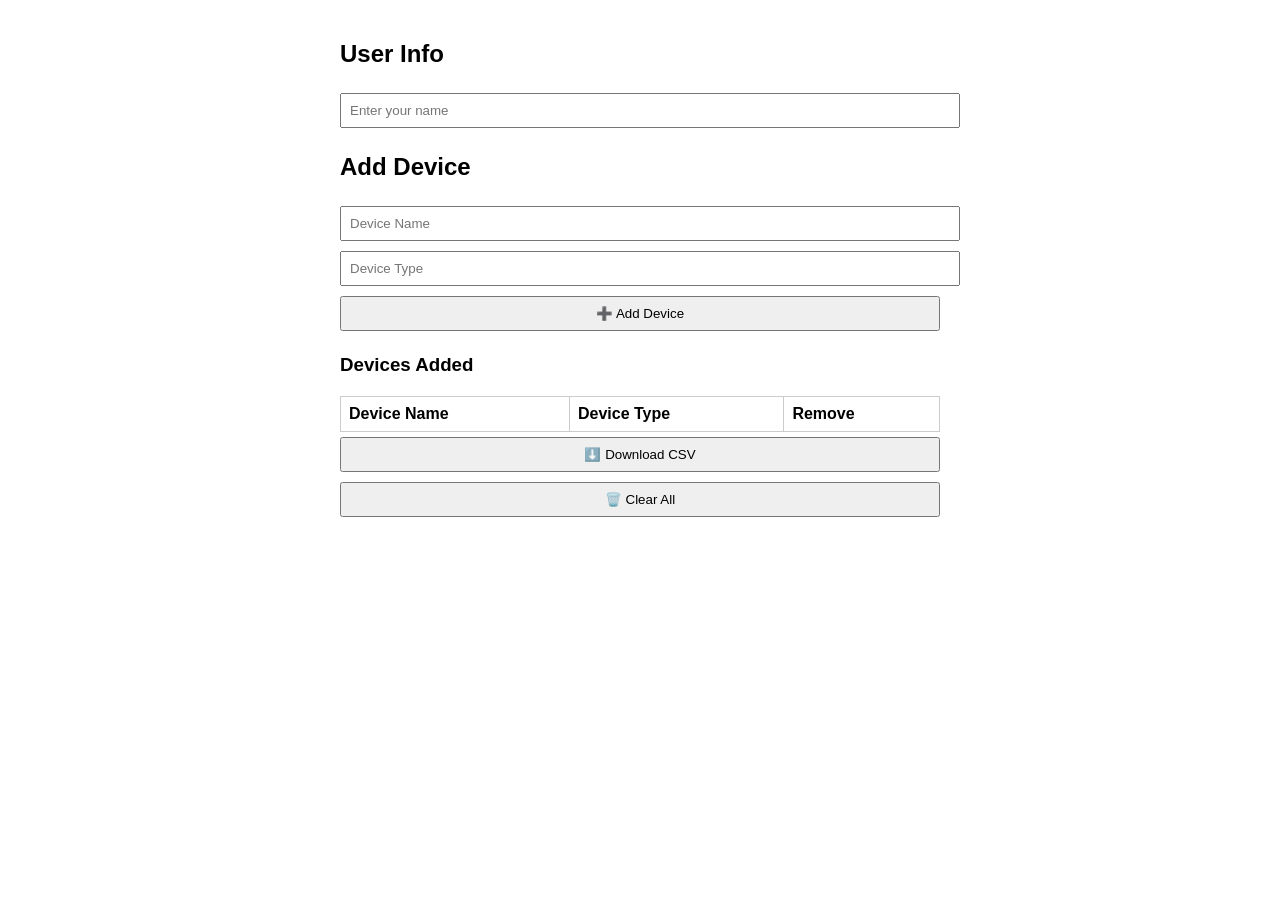
<file: css/Sandbox/index.html>
<!DOCTYPE html>
<html lang="en">
<head>
  <meta charset="UTF-8">
  <title>Device Form</title>
  <style>
    body {
      font-family: Arial;
      padding: 20px;
      max-width: 600px;
      margin: auto;
    }
    input, button {
      margin: 5px 0;
      padding: 8px;
      width: 100%;
    }
    table {
      width: 100%;
      margin-top: 20px;
      border-collapse: collapse;
    }
    th, td {
      border: 1px solid #ccc;
      padding: 8px;
      text-align: left;
    }
    button {
      cursor: pointer;
    }
  </style>
</head>
<body>

  <h2>User Info</h2>
  <input type="text" id="userName" placeholder="Enter your name">

  <h2>Add Device</h2>
  <input type="text" id="deviceName" placeholder="Device Name">
  <input type="text" id="deviceType" placeholder="Device Type">

  <button onclick="addDevice()">➕ Add Device</button>

  <h3>Devices Added</h3>
  <table id="deviceTable">
    <thead>
      <tr>
        <th>Device Name</th>
        <th>Device Type</th>
        <th>Remove</th>
      </tr>
    </thead>
    <tbody></tbody>
  </table>

  <button onclick="downloadCSV()">⬇️ Download CSV</button>
  <button onclick="clearData()">🗑️ Clear All</button>

  <script>
    let devices = JSON.parse(localStorage.getItem("devices")) || [];

    function renderTable() {
      const table = document.querySelector("#deviceTable tbody");
      table.innerHTML = "";

      devices.forEach((device, index) => {
        const row = `
          <tr>
            <td>${device.name}</td>
            <td>${device.type}</td>
            <td><button onclick="removeDevice(${index})">❌</button></td>
          </tr>
        `;
        table.innerHTML += row;
      });
    }

    function addDevice() {
      const name = document.getElementById("deviceName").value;
      const type = document.getElementById("deviceType").value;

      if (!name || !type) {
        alert("Please fill all fields");
        return;
      }

      devices.push({ name, type });
      localStorage.setItem("devices", JSON.stringify(devices));

      document.getElementById("deviceName").value = "";
      document.getElementById("deviceType").value = "";

      renderTable();
    }

    function removeDevice(index) {
      devices.splice(index, 1);
      localStorage.setItem("devices", JSON.stringify(devices));
      renderTable();
    }

    function downloadCSV() {
      const user = document.getElementById("userName").value;

      if (!user) {
        alert("Enter your name first");
        return;
      }

      if (devices.length === 0) {
        alert("Add at least one device");
        return;
      }

      let csv = "User,Device Name,Device Type\n";

      devices.forEach(d => {
        csv += `${user},${d.name},${d.type}\n`;
      });

      const blob = new Blob([csv], { type: "text/csv" });
      const url = URL.createObjectURL(blob);

      const a = document.createElement("a");
      a.href = url;
      a.download = "devices.csv";
      a.click();
    }

    function clearData() {
      localStorage.removeItem("devices");
      devices = [];
      renderTable();
    }

    // Initial render
    renderTable();
  </script>

</body>
</html>
</file>
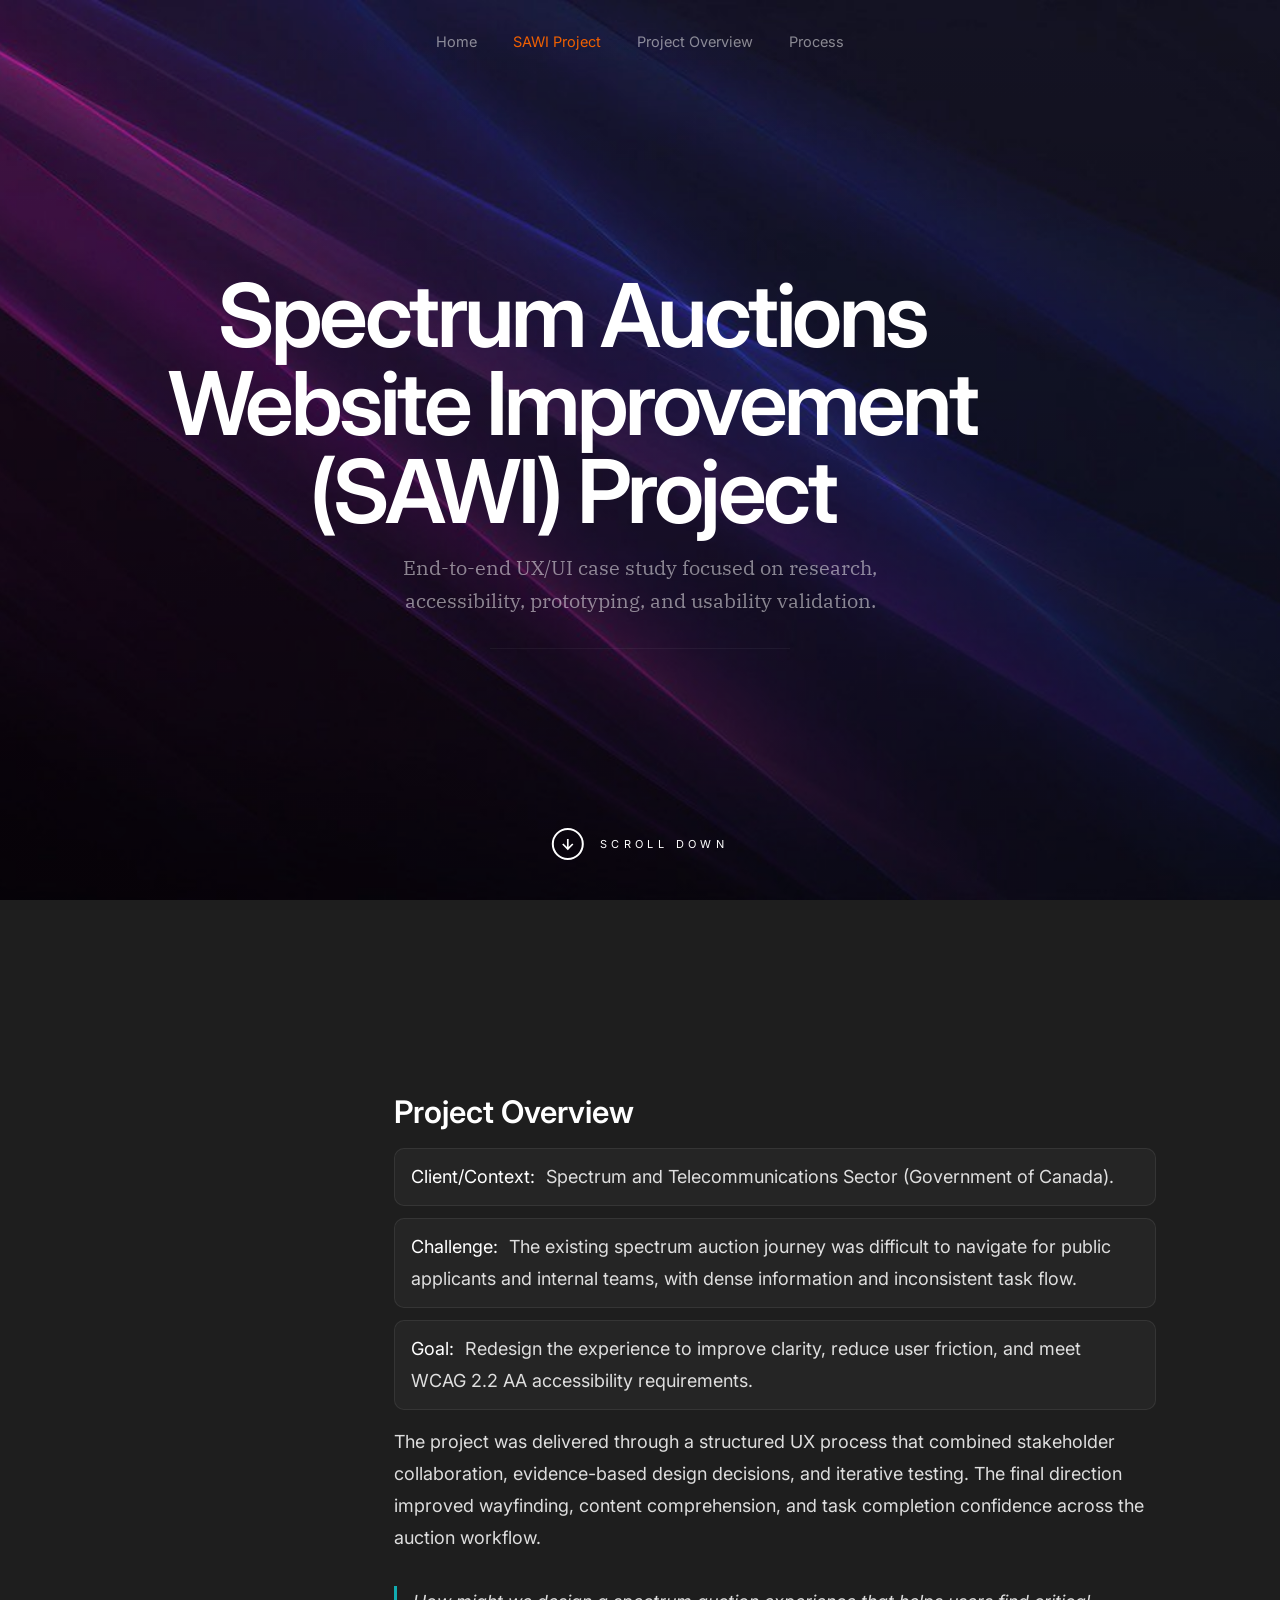
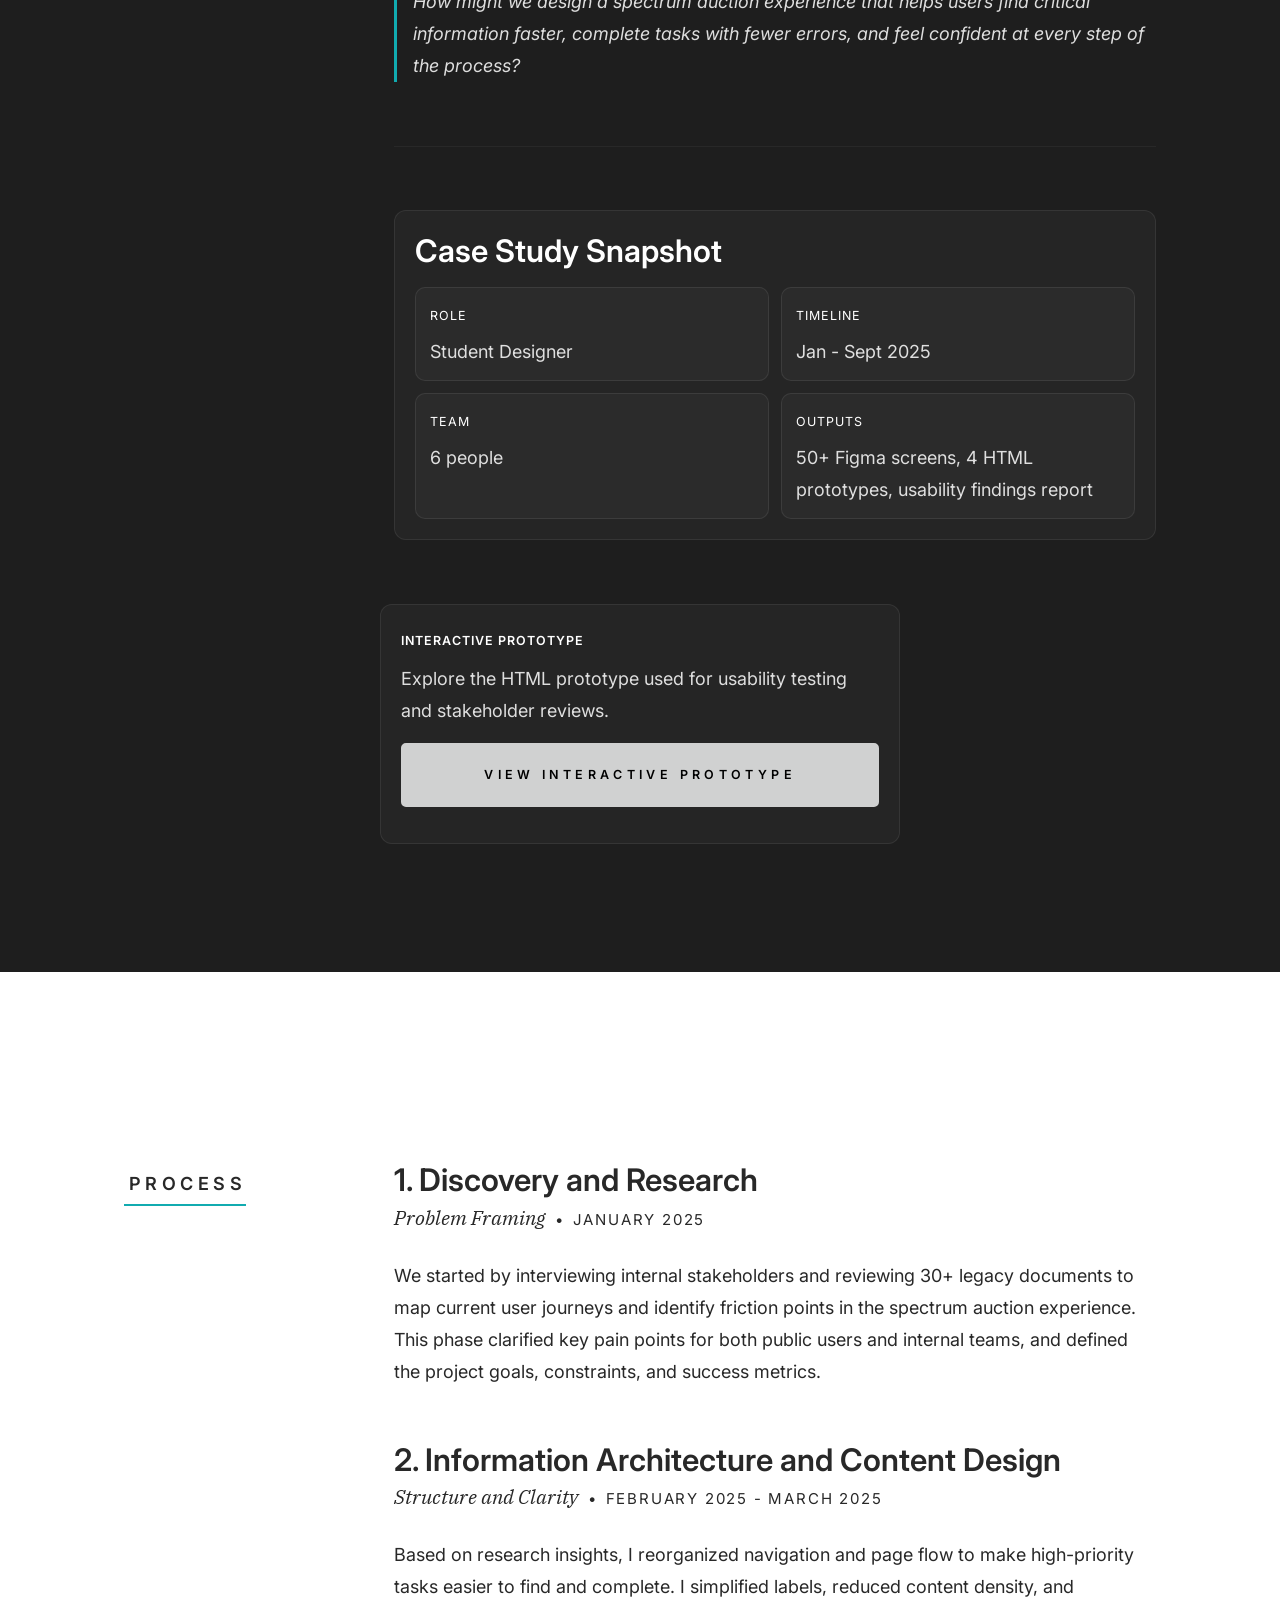
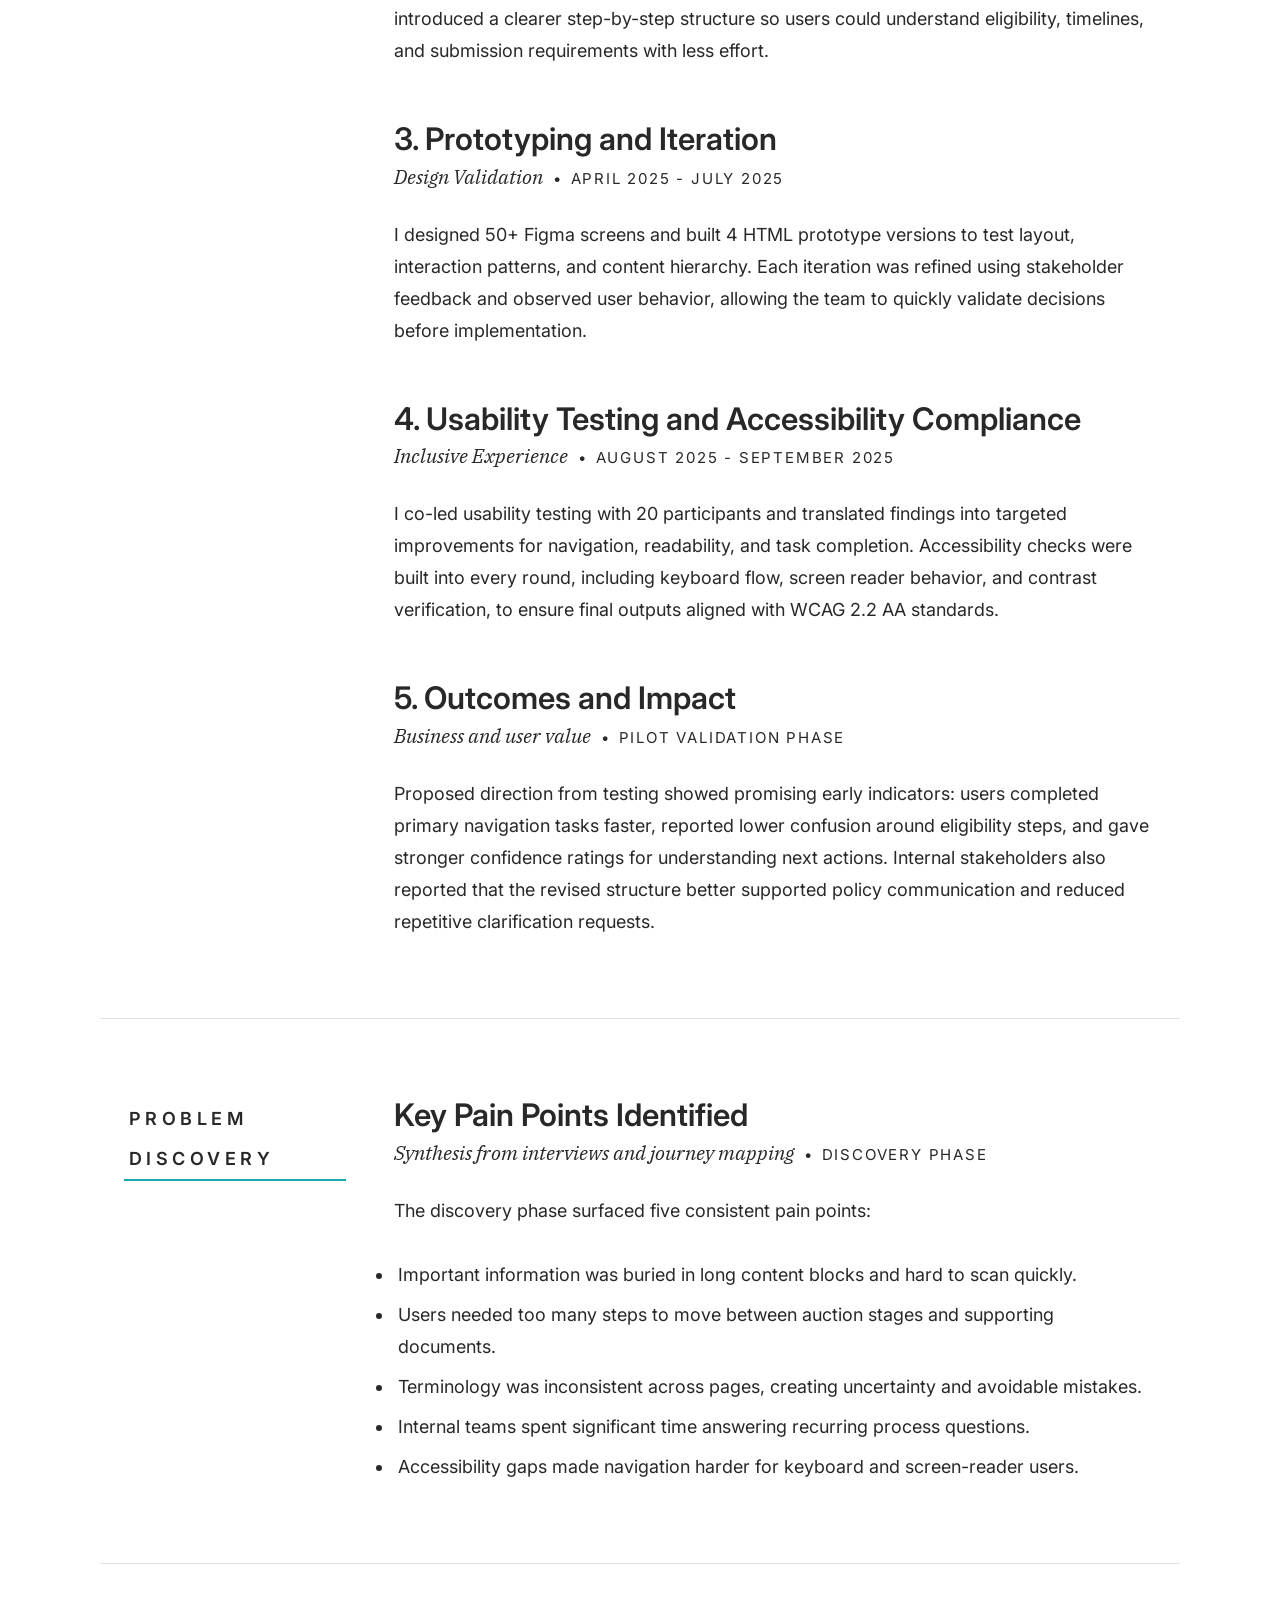
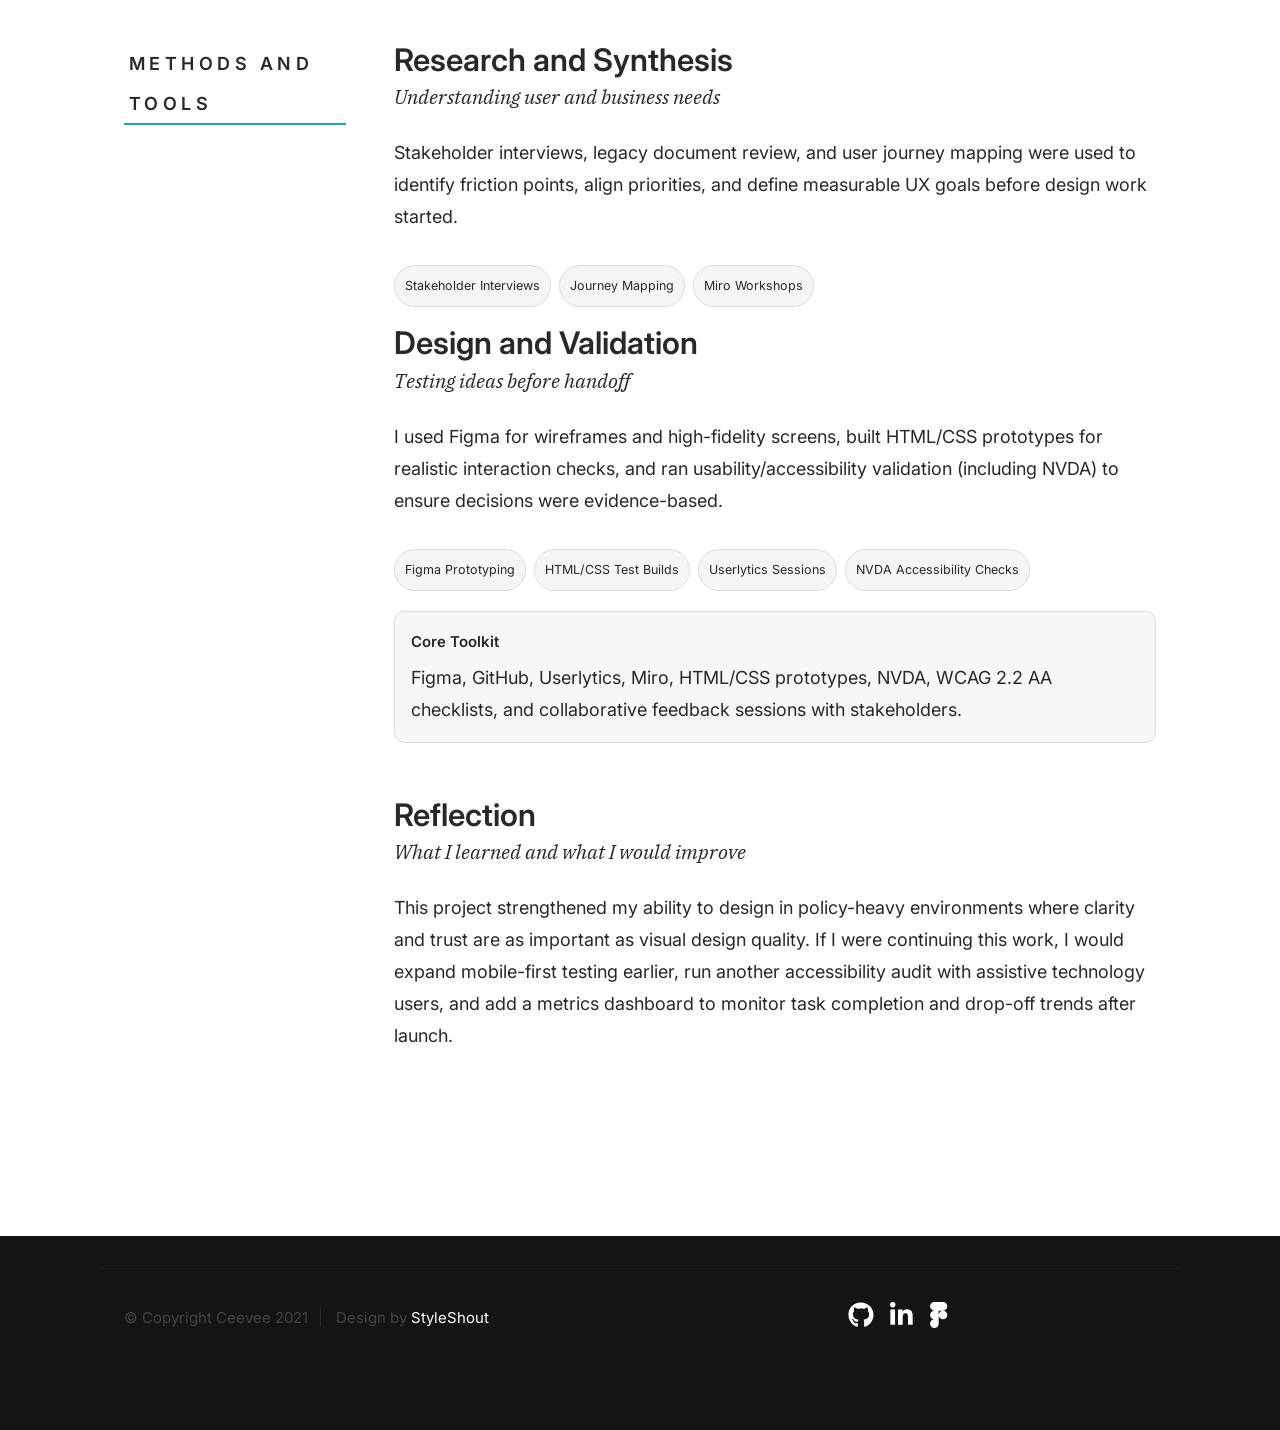
<file: projects/projects.html>
<!DOCTYPE html>
<html class="no-js" lang="en">
<head>

    <!--- basic page needs
    ================================================== -->
    <meta charset="utf-8">
    <title>SAWI</title>
    <meta name="description" content="">
    <meta name="author" content="">

    <!-- mobile specific metas
    ================================================== -->
    <meta name="viewport" content="width=device-width, initial-scale=1">

    <!-- CSS
    ================================================== -->
    <link rel="stylesheet" href="../css/styles.css">
    <link rel="stylesheet" href="../css/vendor.css">

    <!-- script
    ================================================== -->
    <script defer src="../js/vendor/fontawesome/all.min.js"></script>

    <!-- favicons
    ================================================== -->
    <link rel="apple-touch-icon" sizes="180x180" href="../apple-touch-icon.png">
    <link rel="icon" type="image/png" sizes="32x32" href="../Images/Memoji.png">
    <link rel="icon" type="image/png" sizes="16x16" href="../Images/Memoji.png">
    <link rel="manifest" href="../site.webmanifest">


    <script async src="https://pagead2.googlesyndication.com/pagead/js/adsbygoogle.js?client=ca-pub-5573972941790078"
     crossorigin="anonymous"></script>
</head>

<body id="top" class="ss-preload case-study-page">


    <!-- preloader
    ================================================== -->
    <div id="preloader">
        <div id="loader"></div>
    </div>


    <!-- header
    ================================================== -->
    <header class="s-header">
        <div class="row s-header__nav-wrap">
            <nav class="s-header__nav">
                <ul>
                    <li><a class="smoothscroll" href="../index.html">Home</a></li>
                    <li class="current"><a class="smoothscroll" href="#hero">SAWI Project</a></li>
                    <li><a class="smoothscroll" href="#project-overview">Project Overview</a></li>
                    <li><a class="smoothscroll" href="#process">Process</a></li>
                </ul>
            </nav>
        </div> <!-- end row -->
        
        <a class="s-header__menu-toggle" href="#0" title="Menu">
            <span class="s-header__menu-icon"></span>
        </a>
    </header> <!-- end s-header -->


    <!-- hero
    ================================================== -->
    <section id="hero" class="s-hero target-section">

        <div class="s-hero__bg rellax" data-rellax-speed="-7"></div>

        <div class="row s-hero__content">
            <div class="column">

                <div class="s-hero__content-about">

                    <h1>Spectrum Auctions Website Improvement (SAWI) Project</h1>

                    <h3>
                        End-to-end UX/UI case study focused on research, accessibility, prototyping, and usability validation.
                    </h3>

                </div> <!-- end s-hero__content-about -->

            </div>
        </div> <!-- s-hero__content -->

        <div class="s-hero__scroll">
            <a href="#about" class="s-hero__scroll-link smoothscroll">
                <span class="scroll-arrow">
                    <svg xmlns="http://www.w3.org/2000/svg" width="24" height="24" viewBox="0 0 24 24" style="fill: rgba(0, 0, 0, 1);"><path d="M18.707 12.707L17.293 11.293 13 15.586 13 6 11 6 11 15.586 6.707 11.293 5.293 12.707 12 19.414z"></path></svg>
                </span>
                <span class="scroll-text">Scroll Down</span>
            </a>
        </div> <!-- s-hero__scroll -->

    </section> <!-- end s-hero -->


    <!-- about
    ================================================== -->
    <section id="project-overview" class="s-about target-section">

        <div class="row">
            <div class="column large-3 tab-12">
                <!-- <img class="s-about__pic" src="../Images/Rishi.jpg" alt=""> -->
            </div>
            <div class="column large-9 tab-12 s-about__content">
                <h3>Project Overview</h3>
                <ul class="case-overview-list">
                    <li><span>Client/Context:</span> Spectrum and Telecommunications Sector (Government of Canada).</li>
                    <li><span>Challenge:</span> The existing spectrum auction journey was difficult to navigate for public applicants and internal teams, with dense information and inconsistent task flow.</li>
                    <li><span>Goal:</span> Redesign the experience to improve clarity, reduce user friction, and meet WCAG 2.2 AA accessibility requirements.</li>
                </ul>
                <p class="case-overview-text">
                    The project was delivered through a structured UX process that combined stakeholder collaboration,
                    evidence-based design decisions, and iterative testing. The final direction improved wayfinding,
                    content comprehension, and task completion confidence across the auction workflow.
                </p>
                <p class="case-hmw">
                    How might we design a spectrum auction experience that helps users find critical information faster,
                    complete tasks with fewer errors, and feel confident at every step of the process?
                </p>

                <hr>

                <div class="row s-about__content-bottom case-snapshot">
                    <div class="column large-12 tab-12">
                        <div class="case-card">
                            <h3>Case Study Snapshot</h3>
                            <ul class="case-meta-list">
                                <li><span>Role</span><p>Student Designer</p></li>
                                <li><span>Timeline</span><p>Jan - Sept 2025</p></li>
                                <li><span>Team</span><p>6 people</p></li>
                                <li><span>Outputs</span><p>50+ Figma screens, 4 HTML prototypes, usability findings report</p></li>
                            </ul>
                        </div>
                    </div>
                </div>
                
            </div>
        </div> <!-- end row -->

    </section> <!-- end s-about -->


    <section id="prototype" class="s-about target-section case-prototype-band" aria-label="Interactive prototype">
        <div class="row">
            <div class="column large-12">
                <div class="case-cta case-cta--standalone">
                    <h4 class="case-cta__title">Interactive prototype</h4>
                    <p class="case-cta__desc">Explore the HTML prototype used for usability testing and stakeholder reviews.</p>
                    <a href="../SAWI/auction-landing-page.html" class="btn btn--download h-full-width">
                        View interactive prototype
                    </a>
                </div>
            </div>
        </div>
    </section>


    <!-- resume
    ================================================== -->
    <section id="process" class="s-resume target-section">
        
        <div class="row s-resume__section">
            <div class="column large-3 tab-12">
                <h3 class="section-header-allcaps">Process</h3>
            </div>
            <div class="column large-9 tab-12">

                <div class="resume-block">

                    <div class="resume-block__header">
                        <h4 class="h3">1. Discovery and Research</h4>
                        <p class="resume-block__header-meta">
                            <span>Problem Framing</span> 
                            <span class="resume-block__header-date">
                                January 2025
                            </span>
                        </p>
                    </div>

                    <p>
                        We started by interviewing internal stakeholders and reviewing 30+ legacy documents to map current
                        user journeys and identify friction points in the spectrum auction experience. This phase clarified
                        key pain points for both public users and internal teams, and defined the project goals, constraints,
                        and success metrics.
                    </p>

                </div> <!-- end resume-block -->
                <div class="resume-block">

                    <div class="resume-block__header">
                        <h4 class="h3">2. Information Architecture and Content Design</h4>
                        <p class="resume-block__header-meta">
                            <span>Structure and Clarity</span> 
                            <span class="resume-block__header-date">
                                February 2025 - March 2025
                            </span>
                        </p>
                    </div>

                    <p>
                        Based on research insights, I reorganized navigation and page flow to make high-priority tasks easier
                        to find and complete. I simplified labels, reduced content density, and introduced a clearer step-by-step
                        structure so users could understand eligibility, timelines, and submission requirements with less effort.
                    </p>

                </div> <!-- end resume-block -->

                <div class="resume-block">

                    <div class="resume-block__header">
                        <h4 class="h3">3. Prototyping and Iteration</h4>
                        <p class="resume-block__header-meta">
                            <span>Design Validation</span> 
                            <span class="resume-block__header-date">
                                April 2025 - July 2025
                            </span>
                        </p>
                    </div>

                    <p>
                        I designed 50+ Figma screens and built 4 HTML prototype versions to test layout, interaction patterns,
                        and content hierarchy. Each iteration was refined using stakeholder feedback and observed user behavior,
                        allowing the team to quickly validate decisions before implementation.
                    </p>

                </div> <!-- end resume-block -->
                
                <div class="resume-block">

                    <div class="resume-block__header">
                        <h4 class="h3">4. Usability Testing and Accessibility Compliance</h4>
                        <p class="resume-block__header-meta">
                            <span>Inclusive Experience</span> 
                            <span class="resume-block__header-date">
                                August 2025 - September 2025
                            </span>
                        </p>
                    </div>

                    <p>
                        I co-led usability testing with 20 participants and translated findings into targeted improvements
                        for navigation, readability, and task completion. Accessibility checks were built into every round,
                        including keyboard flow, screen reader behavior, and contrast verification, to ensure final outputs
                        aligned with WCAG 2.2 AA standards.
                    </p>

                </div> <!-- end resume-block -->
                <div class="resume-block">

                    <div class="resume-block__header">
                        <h4 class="h3">5. Outcomes and Impact</h4>
                        <p class="resume-block__header-meta">
                            <span>Business and user value</span> 
                            <span class="resume-block__header-date">
                                Pilot validation phase
                            </span>
                        </p>
                    </div>

                    <p>
                        Proposed direction from testing showed promising early indicators: users completed primary
                        navigation tasks faster, reported lower confusion around eligibility steps, and gave stronger
                        confidence ratings for understanding next actions. Internal stakeholders also reported that the
                        revised structure better supported policy communication and reduced repetitive clarification requests.
                    </p>

                </div> <!-- end resume-block -->
            </div>
        </div> <!-- s-resume__section -->


        <div class="row s-resume__section">
            <div class="column large-3 tab-12">
                <h3 class="section-header-allcaps">Problem Discovery</h3>
            </div>
            <div class="column large-9 tab-12">
                <div class="resume-block">

                    <div class="resume-block__header">
                        <h4 class="h3">Key Pain Points Identified</h4>
                        <p class="resume-block__header-meta">
                            <span>Synthesis from interviews and journey mapping</span> 
                            <span class="resume-block__header-date">
                                Discovery phase
                            </span>
                        </p>
                    </div>

                    <p>
                        The discovery phase surfaced five consistent pain points:
                    </p>
                    <ul class="pain-points-list">
                        <li>Important information was buried in long content blocks and hard to scan quickly.</li>
                        <li>Users needed too many steps to move between auction stages and supporting documents.</li>
                        <li>Terminology was inconsistent across pages, creating uncertainty and avoidable mistakes.</li>
                        <li>Internal teams spent significant time answering recurring process questions.</li>
                        <li>Accessibility gaps made navigation harder for keyboard and screen-reader users.</li>
                    </ul>

                </div> <!-- end resume-block -->

            </div>
        </div> <!-- s-resume__section -->


        <div class="row s-resume__section">
            <div class="column large-3 tab-12">
                <h3 class="section-header-allcaps">Methods and Tools</h3>
            </div>
            <div class="column large-9 tab-12">
                <div class="resume-block">

                    <div class="resume-block__header">
                        <h4 class="h3">Research and Synthesis</h4>
                        <p class="resume-block__header-meta">
                            <span>Understanding user and business needs</span>
                        </p>
                    </div>
                    <p>
                        Stakeholder interviews, legacy document review, and user journey mapping were used to identify friction
                        points, align priorities, and define measurable UX goals before design work started.
                    </p>
                    <ul class="tool-chips">
                        <li>Stakeholder Interviews</li>
                        <li>Journey Mapping</li>
                        <li>Miro Workshops</li>
                    </ul>

                    <div class="resume-block__header">
                        <h4 class="h3">Design and Validation</h4>
                        <p class="resume-block__header-meta">
                            <span>Testing ideas before handoff</span>
                        </p>
                    </div>
                    <p>
                        I used Figma for wireframes and high-fidelity screens, built HTML/CSS prototypes for realistic interaction
                        checks, and ran usability/accessibility validation (including NVDA) to ensure decisions were evidence-based.
                    </p>
                    <ul class="tool-chips">
                        <li>Figma Prototyping</li>
                        <li>HTML/CSS Test Builds</li>
                        <li>Userlytics Sessions</li>
                        <li>NVDA Accessibility Checks</li>
                    </ul>

                    <div class="case-toolkit-card">
                        <h5>Core Toolkit</h5>
                        <p>
                            Figma, GitHub, Userlytics, Miro, HTML/CSS prototypes, NVDA, WCAG 2.2 AA checklists,
                            and collaborative feedback sessions with stakeholders.
                        </p>
                    </div>

                </div> <!-- end resume-block -->
                <div class="resume-block">

                    <div class="resume-block__header">
                        <h4 class="h3">Reflection</h4>
                        <p class="resume-block__header-meta">
                            <span>What I learned and what I would improve</span>
                        </p>
                    </div>
                    <p>
                        This project strengthened my ability to design in policy-heavy environments where clarity and trust
                        are as important as visual design quality. If I were continuing this work, I would expand mobile-first
                        testing earlier, run another accessibility audit with assistive technology users, and add a metrics
                        dashboard to monitor task completion and drop-off trends after launch.
                    </p>

                </div> <!-- end resume-block -->

            </div>
        </div> <!-- s-resume__section -->

    </section> <!-- end s-resume -->



    

    <!-- contact
    ================================================== -->
    <!-- <section id="contact" class="s-contact target-section">

        <div class="row s-contact__header">
            <div class="column large-12">
                <h3 class="section-header-allcaps">Connect</h3>
            </div>
        </div>

        <div class="row s-contact__content">

            <div class="column large-7 medium-12">

                <h4 class="huge-text">
                Looking for an Intern? Let's connect!
                </h4>

            </div>

            <div class="column large-4 medium-12">

                <div class="row contact-infos">
                    <div class="column large-12 medium-6 tab-12">
                        <div class="contact-block">
                            <h5 class="contact-block__header">
                                Email
                            </h5>
                            <p class="contact-block__content">
                                <a class="mailtoui" href="mailto:Rs.Rishi.Singla@gmail.com">Rs.Rishi.Singla@gmail.com</a>
                            </p>
                        </div> 
                    </div>
                    <div class="column large-12 medium-6 tab-12">
                        <div class="contact-block">
                            <h5 class="contact-block__header">
                                Phone
                            </h5>
                            <p class="contact-block__content">
                                <a href="tel:+16476250531">+1 (647) 625-0531</a>
                            </p>
                        </div> 
                    </div>

                    <div class="column large-12">
                        <a href="mailto:Rs.Rishi.Singla@gmail.com" class="mailtoui btn btn--primary h-full-width">Let's Talk</a>
                    </div>
                </div> 

            </div>
        </div> 

    </section> end s-contact
     -->

    <!-- footer
    ================================================== -->
    <footer class="s-footer">
        <div class="row">
            <div class="column large-4 medium-6 w-1000-stack s-footer__social-block">
                <ul class="s-footer__social">
                    <li><a href="https://github.com/RishiSingla04"><i class="fab fa-github" aria-hidden="true"></i></a></li>
                    <li><a href="http://www.linkedin.com/in/rs-rishi-singla"><i class="fab fa-linkedin-in" aria-hidden="true"></i></a></li>
                    <li><a href="https://www.figma.com/@RishiSingla"><i class="fab fa-figma" aria-hidden="true"></i></a></li>
                </ul>
            </div>

            <div class="column large-7 medium-6 w-1000-stack ss-copyright">
                <span>© Copyright Ceevee 2021</span> 
                <span>Design by <a href="https://www.styleshout.com/">StyleShout</a></span>
            </div>
        </div>

        <div class="ss-go-top">
            <a class="smoothscroll" title="Back to Top" href="#top">
                <svg xmlns="http://www.w3.org/2000/svg" viewBox="0 0 24 24"><path d="M6 4h12v2H6zm5 10v6h2v-6h5l-6-6-6 6z"/></svg>
             </a>
        </div> <!-- end ss-go-top -->
    </footer>


    <!-- Java Script
    ================================================== -->
    <script src="../js/plugins.js"></script>
    <script src="../js/main.js"></script>

</body>

</html>
</file>
<file: css/styles.css>
/* =================================================================== 
 * Ceevee Main Stylesheet
 * Template Ver. 2.0.0
 * 01-03-2021
 * ------------------------------------------------------------------
 *
 * TOC:
 * # settings and variables
 *      ## fonts
 *      ## colors
 *      ## vertical spacing and typescale
 *      ## grid variables
 * # normalize
 * # basic/base setup styles
 *      ## media
 *      ## typography resets
 *      ## links
 *      ## inputs
 * # Grid v3.0.0
 *      ## medium screen devices
 *      ## tablets
 *      ## mobile devices
 *      ## small mobile devices <= 400px
 * # block grids
 *      ## block grids - medium screen devices
 *      ## block grids - tablets
 *      ## block grids - mobile devices
 *      ## block grids - small mobile devices <= 400px
 * # MISC 
 * # custom grid, block grid STACK breakpoints
 * # base style overrides 
 *      ## links
 * # typography & general theme styles
 *      ## Lists
 *      ## responsive video container
 *      ## floated image
 *      ## tables
 *      ## spacing
 * # preloader
 *      ## page loaded
 * # forms 
 *      ## Style Placeholder Text
 * # buttons 
 * # additional components
 *      ## skillbars
 *      ## alert box
 *      ## pagination 
 * # common and reusable styles
 *      ## animation stuff 
 *      ## MailtoUI style overrides
 * # site header
 *      ## header nav
 *      ## mobile menu toggle 
 * # hero
 *      ## hero content
 *      ## hero social
 *      ## hero scrolldown
 *      ## animate intro content
 * # resume 
 *      ## resume block
 * # portfolio
 *      ## portfolio list
 *      ## modal popup
 * # CTA
 * # testimonials
 *      ## swiper style overrides
 *      ## testimonial slider 
 * # contact
 *      ## contact block
 * # footer
 *      ## footer social
 *      ## copyright
 *      ## go top
 *
 * ------------------------------------------------------------------ */

/* ===================================================================
 * # settings and variables
 *
 * ------------------------------------------------------------------- */

/* ------------------------------------------------------------------- 
 * ## fonts
 * ------------------------------------------------------------------- */
@import url("https://fonts.googleapis.com/css2?family=IBM+Plex+Serif:ital,wght@0,300;0,400;0,500;0,600;0,700;1,200;1,300;1,400;1,500;1,600&family=Inter:wght@300;400;500;600;700&display=swap");
:root {
  --font-1: "Inter", sans-serif;
  --font-2: "IBM Plex Serif", serif;
  /* monospace
     */
  --font-mono: Consolas, "Andale Mono", Courier, "Courier New", monospace;
}

/* ------------------------------------------------------------------- 
 * ## colors
 * ------------------------------------------------------------------- */
:root {
  /* color-1(#11ABB0)
     * color-2(#F06000)
     */
  --color-1: hsla(182, 82%, 38%, 1);
  --color-2: hsla(24, 100%, 47%, 1);

  /* theme color variations
     */
  --color-1-lighter: hsla(182, 82%, 58%, 1);
  --color-1-light: hsla(182, 82%, 48%, 1);
  --color-1-dark: hsla(182, 82%, 28%, 1);
  --color-1-darker: hsla(182, 82%, 18%, 1);
  --color-2-lighter: hsla(24, 100%, 67%, 1);
  --color-2-light: hsla(24, 100%, 57%, 1);
  --color-2-dark: hsla(24, 100%, 37%, 1);
  --color-2-darker: hsla(24, 100%, 27%, 1);

  /* feedback colors
     * color-error(#ffd1d2), color-success(#c8e675), 
     * color-info(#d7ecfb), color-notice(#fff099)
     */
  --color-error: hsla(359, 100%, 91%, 1);
  --color-success: hsla(76, 69%, 68%, 1);
  --color-info: hsla(205, 82%, 91%, 1);
  --color-notice: hsla(51, 100%, 80%, 1);
  --color-error-content: hsla(359, 50%, 50%, 1);
  --color-success-content: hsla(76, 29%, 28%, 1);
  --color-info-content: hsla(205, 32%, 31%, 1);
  --color-notice-content: hsla(51, 30%, 30%, 1);

  /* shades 
     * generated using 
     * Tint & Shade Generator 
     * (https://maketintsandshades.com/)
     */
  --color-black: #000000;
  --color-gray-19: #0a0a0a;
  --color-gray-18: #141414;
  --color-gray-17: #1e1e1e;
  --color-gray-16: #282828;
  --color-gray-15: #323333;
  --color-gray-14: #3b3d3d;
  --color-gray-13: #454747;
  --color-gray-12: #4f5151;
  --color-gray-11: #595b5b;
  --color-gray-10: #636565;
  --color-gray-9: #737474;
  --color-gray-8: #828484;
  --color-gray-7: #929393;
  --color-gray-6: #a1a3a3;
  --color-gray-5: #b1b2b2;
  --color-gray-4: #c1c1c1;
  --color-gray-3: #d0d1d1;
  --color-gray-2: #e0e0e0;
  --color-gray-1: #eff0f0;
  --color-white: #ffffff;

  /* text
     */
  --color-text: var(--color-gray-16);
  --color-text-dark: var(--color-black);
  --color-text-light: var(--color-gray-7);
  --color-placeholder: var(--color-gray-7);

  /* buttons
     */
  --color-btn: var(--color-gray-3);
  --color-btn-text: var(--color-black);
  --color-btn-hover: var(--color-black);
  --color-btn-hover-text: var(--color-white);
  --color-btn-primary: var(--color-1);
  --color-btn-primary-text: var(--color-white);
  --color-btn-primary-hover: var(--color-2);
  --color-btn-primary-hover-text: var(--color-white);
  --color-btn-stroke: var(--color-black);
  --color-btn-stroke-text: var(--color-black);
  --color-btn-stroke-hover: var(--color-black);
  --color-btn-stroke-hover-text: var(--color-white);

  /* others
     */
  --color-bg: var(--color-gray-18);
  --color-border: var(--color-gray-2);
  --border-radius: 5px;
}

/* ------------------------------------------------------------------- 
 * ## vertical spacing and typescale
 * ------------------------------------------------------------------- */
:root {
  /* spacing
     * base font size: 18px 
     * vertical space unit : 32px
     */
  --base-size: 62.5%;
  --base-font-size: 1.8rem;
  --space: 3.2rem;

  /* vertical spacing 
     */
  --vspace-0_125: calc(0.125 * var(--space));
  --vspace-0_25: calc(0.25 * var(--space));
  --vspace-0_5: calc(0.5 * var(--space));
  --vspace-0_75: calc(0.75 * var(--space));
  --vspace-0_875: calc(0.875 * var(--space));
  --vspace-1: calc(var(--space));
  --vspace-1_25: calc(1.25 * var(--space));
  --vspace-1_5: calc(1.5 * var(--space));
  --vspace-1_75: calc(1.75 * var(--space));
  --vspace-2: calc(2 * var(--space));
  --vspace-2_5: calc(2.5 * var(--space));
  --vspace-3: calc(3 * var(--space));
  --vspace-3_5: calc(3.5 * var(--space));
  --vspace-4: calc(4 * var(--space));
  --vspace-4_5: calc(4.5 * var(--space));
  --vspace-5: calc(5 * var(--space));

  /* type scale
     * ratio 1:2 | base: 18px
     * -------------------------------------------------------
     *
     * --text-display-3 = (77.40px)
     * --text-display-2 = (64.50px)
     * --text-display-1 = (53.75px)
     * --text-xxxl      = (44.79px)
     * --text-xxl       = (37.32px)
     * --text-xl        = (31.10px)
     * --text-lg        = (25.92px)
     * --text-md        = (21.60px)
     * --text-size      = (18.00px) BASE
     * --text-sm        = (15.00px)
     * --text-xs        = (12.50px)
     *
     * -------------------------------------------------------
     */
  --text-scale-ratio: 1.2;
  --text-size: var(--base-font-size);
  --text-xs: calc(
    (var(--text-size) / var(--text-scale-ratio)) / var(--text-scale-ratio)
  );
  --text-sm: calc(var(--text-xs) * var(--text-scale-ratio));
  --text-md: calc(
    var(--text-sm) * var(--text-scale-ratio) * var(--text-scale-ratio)
  );
  --text-lg: calc(var(--text-md) * var(--text-scale-ratio));
  --text-xl: calc(var(--text-lg) * var(--text-scale-ratio));
  --text-xxl: calc(var(--text-xl) * var(--text-scale-ratio));
  --text-xxxl: calc(var(--text-xxl) * var(--text-scale-ratio));
  --text-display-1: calc(var(--text-xxxl) * var(--text-scale-ratio));
  --text-display-2: calc(var(--text-display-1) * var(--text-scale-ratio));
  --text-display-3: calc(var(--text-display-2) * var(--text-scale-ratio));

  /* default button height
     */
  --vspace-btn: var(--vspace-2);
}

/* on mobile devices below 600px
 */
@media screen and (max-width: 600px) {
  :root {
    --base-font-size: 1.6rem;
    --space: 2.8rem;
  }
}

/* ------------------------------------------------------------------- 
 * ## grid variables
 * ------------------------------------------------------------------- */
:root {
  /* widths for rows and containers
     */
  --width-full: 100%;
  --width-max: 1080px;
  --width-wide: 1400px;
  --width-wider: 1600px;
  --width-widest: 1800px;
  --width-narrow: 800px;
  --width-narrower: 600px;
  --width-grid-max: var(--width-max);

  /* gutters
     */
  --gutter-lg: 2.4rem;
  --gutter-md: 2rem;
  --gutter-mob: 1rem;
}

/* ==========================================================================
 * # normalize
 * normalize.css v8.0.1 | MIT License |
 * github.com/necolas/normalize.css
 *
 * -------------------------------------------------------------------------- */

/* ------------------------------------------------------------------- 
 * ## document
 * ------------------------------------------------------------------- */

/* 1. Correct the line height in all browsers.
 * 2. Prevent adjustments of font size after orientation changes in iOS.*/

html {
  line-height: 1.15;
  /* 1 */
  -webkit-text-size-adjust: 100%;
  /* 2 */
}

/* ------------------------------------------------------------------- 
 * ## sections
 * ------------------------------------------------------------------- */

/* Remove the margin in all browsers. */

body {
  margin: 0;
}

/* Render the `main` element consistently in IE. */

main {
  display: block;
}

/* Correct the font size and margin on `h1` elements within `section` and
 * `article` contexts in Chrome, Firefox, and Safari. */

h1 {
  font-size: 2em;
  margin: 0.67em 0;
}

/* ------------------------------------------------------------------- 
 * ## grouping
 * ------------------------------------------------------------------- */

/* 1. Add the correct box sizing in Firefox.
 * 2. Show the overflow in Edge and IE. */

hr {
  -webkit-box-sizing: content-box;
  box-sizing: content-box;
  /* 1 */
  height: 0;
  /* 1 */
  overflow: visible;
  /* 2 */
}

/* 1. Correct the inheritance and scaling of font size in all browsers.
 * 2. Correct the odd `em` font sizing in all browsers. */

pre {
  font-family: monospace, monospace;
  /* 1 */
  font-size: 1em;
  /* 2 */
}

/* ------------------------------------------------------------------- 
 * ## text-level semantics
 * ------------------------------------------------------------------- */

/* Remove the gray background on active links in IE 10. */

a {
  background-color: transparent;
}

/* 1. Remove the bottom border in Chrome 57-
 * 2. Add the correct text decoration in Chrome, Edge, IE, Opera, and Safari. */

abbr[title] {
  border-bottom: none;
  /* 1 */
  text-decoration: underline;
  /* 2 */
  -webkit-text-decoration: underline dotted;
  text-decoration: underline dotted;
  /* 2 */
}

/* Add the correct font weight in Chrome, Edge, and Safari. */

b,
strong {
  font-weight: bolder;
}

/* 1. Correct the inheritance and scaling of font size in all browsers.
 * 2. Correct the odd `em` font sizing in all browsers. */

code,
kbd,
samp {
  font-family: monospace, monospace;
  /* 1 */
  font-size: 1em;
  /* 2 */
}

/* Add the correct font size in all browsers. */

small {
  font-size: 80%;
}

/* Prevent `sub` and `sup` elements from affecting the line height in
 * all browsers. */

sub,
sup {
  font-size: 75%;
  line-height: 0;
  position: relative;
  vertical-align: baseline;
}

sub {
  bottom: -0.25em;
}

sup {
  top: -0.5em;
}

/* ------------------------------------------------------------------- 
 * ## embedded content
 * ------------------------------------------------------------------- */

/* Remove the border on images inside links in IE 10. */

img {
  border-style: none;
}

/* ------------------------------------------------------------------- 
 * ## forms
 * ------------------------------------------------------------------- */

/* 1. Change the font styles in all browsers.
 * 2. Remove the margin in Firefox and Safari. */

button,
input,
optgroup,
select,
textarea {
  font-family: inherit;
  /* 1 */
  font-size: 100%;
  /* 1 */
  line-height: 1.15;
  /* 1 */
  margin: 0;
  /* 2 */
}

/* Show the overflow in IE.
 * 1. Show the overflow in Edge. */

button,
input {
  /* 1 */
  overflow: visible;
}

/* Remove the inheritance of text transform in Edge, Firefox, and IE.
 * 1. Remove the inheritance of text transform in Firefox. */

button,
select {
  /* 1 */
  text-transform: none;
}

/* Correct the inability to style clickable types in iOS and Safari. */

button,
[type="button"],
[type="reset"],
[type="submit"] {
  -webkit-appearance: button;
}

/* Remove the inner border and padding in Firefox. */

button::-moz-focus-inner,
[type="button"]::-moz-focus-inner,
[type="reset"]::-moz-focus-inner,
[type="submit"]::-moz-focus-inner {
  border-style: none;
  padding: 0;
}

/* Restore the focus styles unset by the previous rule. */

button:-moz-focusring,
[type="button"]:-moz-focusring,
[type="reset"]:-moz-focusring,
[type="submit"]:-moz-focusring {
  outline: 1px dotted ButtonText;
}

/* Correct the padding in Firefox. */

fieldset {
  padding: 0.35em 0.75em 0.625em;
}

/* 1. Correct the text wrapping in Edge and IE.
 * 2. Correct the color inheritance from `fieldset` elements in IE.
 * 3. Remove the padding so developers are not caught out when they zero out
 *    `fieldset` elements in all browsers. */

legend {
  -webkit-box-sizing: border-box;
  box-sizing: border-box;
  /* 1 */
  color: inherit;
  /* 2 */
  display: table;
  /* 1 */
  max-width: 100%;
  /* 1 */
  padding: 0;
  /* 3 */
  white-space: normal;
  /* 1 */
}

/* Add the correct vertical alignment in Chrome, Firefox, and Opera. */

progress {
  vertical-align: baseline;
}

/* Remove the default vertical scrollbar in IE 10+. */

textarea {
  overflow: auto;
}

/* 1. Add the correct box sizing in IE 10.
 * 2. Remove the padding in IE 10. */

[type="checkbox"],
[type="radio"] {
  -webkit-box-sizing: border-box;
  box-sizing: border-box;
  /* 1 */
  padding: 0;
  /* 2 */
}

/* Correct the cursor style of increment and decrement buttons in Chrome. */

[type="number"]::-webkit-inner-spin-button,
[type="number"]::-webkit-outer-spin-button {
  height: auto;
}

/* 1. Correct the odd appearance in Chrome and Safari.
 * 2. Correct the outline style in Safari. */

[type="search"] {
  -webkit-appearance: textfield;
  /* 1 */
  outline-offset: -2px;
  /* 2 */
}

/* Remove the inner padding in Chrome and Safari on macOS. */

[type="search"]::-webkit-search-decoration {
  -webkit-appearance: none;
}

/* 1. Correct the inability to style clickable types in iOS and Safari.
 * 2. Change font properties to `inherit` in Safari. */

::-webkit-file-upload-button {
  -webkit-appearance: button;
  /* 1 */
  font: inherit;
  /* 2 */
}

/* ------------------------------------------------------------------- 
 * ## interactive
 * ------------------------------------------------------------------- */

/* Add the correct display in Edge, IE 10+, and Firefox. */

details {
  display: block;
}

/* Add the correct display in all browsers. */

summary {
  display: list-item;
}

/* ------------------------------------------------------------------- 
 * ## misc
 * ------------------------------------------------------------------- */

/* Add the correct display in IE 10+. */

template {
  display: none;
}

/* Add the correct display in IE 10. */

[hidden] {
  display: none;
}

/* ===================================================================
 * # basic/base setup styles
 *
 * ------------------------------------------------------------------- */
html {
  font-size: 62.5%;
  -webkit-box-sizing: border-box;
  box-sizing: border-box;
}

*,
*::before,
*::after {
  -webkit-box-sizing: inherit;
  box-sizing: inherit;
}

body {
  font-weight: normal;
  line-height: 1;
  word-wrap: break-word;
  -moz-font-smoothing: grayscale;
  -moz-osx-font-smoothing: grayscale;
  -webkit-font-smoothing: antialiased;
  -webkit-overflow-scrolling: touch;
  -webkit-text-size-adjust: none;
}

/* ------------------------------------------------------------------- 
 * ## media
 * ------------------------------------------------------------------- */
svg,
img,
video embed,
iframe,
object {
  max-width: 100%;
  height: auto;
}

/* ------------------------------------------------------------------- 
 * ## typography resets
 * ------------------------------------------------------------------- */
div,
dl,
dt,
dd,
ul,
ol,
li,
h1,
h2,
h3,
h4,
h5,
h6,
pre,
form,
p,
blockquote,
th,
td {
  margin: 0;
  padding: 0;
}

p {
  font-size: inherit;
  text-rendering: optimizeLegibility;
}

em,
i {
  font-style: italic;
  line-height: inherit;
}

strong,
b {
  font-weight: bold;
  line-height: inherit;
}

small {
  font-size: 60%;
  line-height: inherit;
}

ol,
ul {
  list-style: none;
}

li {
  display: block;
}

/* ------------------------------------------------------------------- 
 * ## links
 * ------------------------------------------------------------------- */
a {
  text-decoration: none;
  line-height: inherit;
}

a img {
  border: none;
}

/* ------------------------------------------------------------------- 
 * ## inputs
 * ------------------------------------------------------------------- */
fieldset {
  margin: 0;
  padding: 0;
}

input[type="email"],
input[type="number"],
input[type="search"],
input[type="text"],
input[type="tel"],
input[type="url"],
input[type="password"],
textarea {
  -webkit-appearance: none;
  -moz-appearance: none;
  appearance: none;
}

/* ===================================================================
 * # Grid v3.0.0
 *
 *   -----------------------------------------------------------------
 * - Grid breakpoints are based on MAXIMUM WIDTH media queries, 
 *   meaning they apply to that one breakpoint and ALL THOSE BELOW IT.
 * - Grid columns without a specified width will automatically layout 
 *   as equal width columns.
 * ------------------------------------------------------------------- */

/* rows
 * ------------------------------------- */
.row {
  width: 92%;
  max-width: var(--width-grid-max);
  margin: 0 auto;
  display: -ms-flexbox;
  display: -webkit-box;
  display: flex;
  -ms-flex-flow: row wrap;
  -webkit-box-orient: horizontal;
  -webkit-box-direction: normal;
  flex-flow: row wrap;
}

.row .row {
  width: auto;
  max-width: none;
  margin-left: calc(var(--gutter-lg) * -1);
  margin-right: calc(var(--gutter-lg) * -1);
}

/* columns
 * -------------------------------------- */
.column {
  -ms-flex: 1 1 0%;
  -webkit-box-flex: 1;
  flex: 1 1 0%;
  padding: 0 var(--gutter-lg);
}

.collapse > .column,
.column.collapse {
  padding: 0;
}

/* flex row containers utility classes
 */
.row.row-wrap {
  -ms-flex-wrap: wrap;
  flex-wrap: wrap;
}

.row.row-nowrap {
  -ms-flex-wrap: none;
  flex-wrap: nowrap;
}

.row.row-y-top {
  -ms-flex-align: start;
  -webkit-box-align: start;
  align-items: flex-start;
}

.row.row-y-bottom {
  -ms-flex-align: end;
  -webkit-box-align: end;
  align-items: flex-end;
}

.row.row-y-center {
  -ms-flex-align: center;
  -webkit-box-align: center;
  align-items: center;
}

.row.row-stretch {
  -ms-flex-align: stretch;
  -webkit-box-align: stretch;
  align-items: stretch;
}

.row.row-baseline {
  -ms-flex-align: baseline;
  -webkit-box-align: baseline;
  align-items: baseline;
}

.row.row-x-left {
  -ms-flex-pack: start;
  -webkit-box-pack: start;
  justify-content: flex-start;
}

.row.row-x-right {
  -ms-flex-pack: end;
  -webkit-box-pack: end;
  justify-content: flex-end;
}

.row.row-x-center {
  -ms-flex-pack: center;
  -webkit-box-pack: center;
  justify-content: center;
}

/* flex item utility alignment classes
 */
.align-center {
  margin: auto;
  -webkit-align-self: center;
  -ms-flex-item-align: center;
  -ms-grid-row-align: center;
  align-self: center;
}

.align-left {
  margin-right: auto;
  -webkit-align-self: center;
  -ms-flex-item-align: center;
  -ms-grid-row-align: center;
  align-self: center;
}

.align-right {
  margin-left: auto;
  -webkit-align-self: center;
  -ms-flex-item-align: center;
  -ms-grid-row-align: center;
  align-self: center;
}

.align-x-center {
  margin-right: auto;
  margin-left: auto;
}

.align-x-left {
  margin-right: auto;
}

.align-x-right {
  margin-left: auto;
}

.align-y-center {
  -webkit-align-self: center;
  -ms-flex-item-align: center;
  -ms-grid-row-align: center;
  align-self: center;
}

.align-y-top {
  -webkit-align-self: flex-start;
  -ms-flex-item-align: start;
  align-self: flex-start;
}

.align-y-bottom {
  -webkit-align-self: flex-end;
  -ms-flex-item-align: end;
  align-self: flex-end;
}

/* large screen column widths 
 */
.large-1 {
  -ms-flex: 0 0 8.33333%;
  -webkit-box-flex: 0;
  flex: 0 0 8.33333%;
  max-width: 8.33333%;
}

.large-2 {
  -ms-flex: 0 0 16.66667%;
  -webkit-box-flex: 0;
  flex: 0 0 16.66667%;
  max-width: 16.66667%;
}

.large-3 {
  -ms-flex: 0 0 25%;
  -webkit-box-flex: 0;
  flex: 0 0 25%;
  max-width: 25%;
}

.large-4 {
  -ms-flex: 0 0 33.33333%;
  -webkit-box-flex: 0;
  flex: 0 0 33.33333%;
  max-width: 33.33333%;
}

.large-5 {
  -ms-flex: 0 0 41.66667%;
  -webkit-box-flex: 0;
  flex: 0 0 41.66667%;
  max-width: 41.66667%;
}

.large-6 {
  -ms-flex: 0 0 50%;
  -webkit-box-flex: 0;
  flex: 0 0 50%;
  max-width: 50%;
}

.large-7 {
  -ms-flex: 0 0 58.33333%;
  -webkit-box-flex: 0;
  flex: 0 0 58.33333%;
  max-width: 58.33333%;
}

.large-8 {
  -ms-flex: 0 0 66.66667%;
  -webkit-box-flex: 0;
  flex: 0 0 66.66667%;
  max-width: 66.66667%;
}

.large-9 {
  -ms-flex: 0 0 75%;
  -webkit-box-flex: 0;
  flex: 0 0 75%;
  max-width: 75%;
}

.large-10 {
  -ms-flex: 0 0 83.33333%;
  -webkit-box-flex: 0;
  flex: 0 0 83.33333%;
  max-width: 83.33333%;
}

.large-11 {
  -ms-flex: 0 0 91.66667%;
  -webkit-box-flex: 0;
  flex: 0 0 91.66667%;
  max-width: 91.66667%;
}

.large-12 {
  -ms-flex: 0 0 100%;
  -webkit-box-flex: 0;
  flex: 0 0 100%;
  max-width: 100%;
}

/* ------------------------------------------------------------------- 
 * ## medium screen devices
 * ------------------------------------------------------------------- */
@media screen and (max-width: 1200px) {
  .row .row {
    margin-left: calc(var(--gutter-md) * -1);
    margin-right: calc(var(--gutter-md) * -1);
  }
  .column {
    padding: 0 var(--gutter-md);
  }
  .medium-1 {
    -ms-flex: 0 0 8.33333%;
    -webkit-box-flex: 0;
    flex: 0 0 8.33333%;
    max-width: 8.33333%;
  }
  .medium-2 {
    -ms-flex: 0 0 16.66667%;
    -webkit-box-flex: 0;
    flex: 0 0 16.66667%;
    max-width: 16.66667%;
  }
  .medium-3 {
    -ms-flex: 0 0 25%;
    -webkit-box-flex: 0;
    flex: 0 0 25%;
    max-width: 25%;
  }
  .medium-4 {
    -ms-flex: 0 0 33.33333%;
    -webkit-box-flex: 0;
    flex: 0 0 33.33333%;
    max-width: 33.33333%;
  }
  .medium-5 {
    -ms-flex: 0 0 41.66667%;
    -webkit-box-flex: 0;
    flex: 0 0 41.66667%;
    max-width: 41.66667%;
  }
  .medium-6 {
    -ms-flex: 0 0 50%;
    -webkit-box-flex: 0;
    flex: 0 0 50%;
    max-width: 50%;
  }
  .medium-7 {
    -ms-flex: 0 0 58.33333%;
    -webkit-box-flex: 0;
    flex: 0 0 58.33333%;
    max-width: 58.33333%;
  }
  .medium-8 {
    -ms-flex: 0 0 66.66667%;
    -webkit-box-flex: 0;
    flex: 0 0 66.66667%;
    max-width: 66.66667%;
  }
  .medium-9 {
    -ms-flex: 0 0 75%;
    -webkit-box-flex: 0;
    flex: 0 0 75%;
    max-width: 75%;
  }
  .medium-10 {
    -ms-flex: 0 0 83.33333%;
    -webkit-box-flex: 0;
    flex: 0 0 83.33333%;
    max-width: 83.33333%;
  }
  .medium-11 {
    -ms-flex: 0 0 91.66667%;
    -webkit-box-flex: 0;
    flex: 0 0 91.66667%;
    max-width: 91.66667%;
  }
  .medium-12 {
    -ms-flex: 0 0 100%;
    -webkit-box-flex: 0;
    flex: 0 0 100%;
    max-width: 100%;
  }
}

/* ------------------------------------------------------------------- 
 * ## tablets
 * ------------------------------------------------------------------- */
@media screen and (max-width: 800px) {
  .row {
    width: 90%;
  }
  .tab-1 {
    -ms-flex: 0 0 8.33333%;
    -webkit-box-flex: 0;
    flex: 0 0 8.33333%;
    max-width: 8.33333%;
  }
  .tab-2 {
    -ms-flex: 0 0 16.66667%;
    -webkit-box-flex: 0;
    flex: 0 0 16.66667%;
    max-width: 16.66667%;
  }
  .tab-3 {
    -ms-flex: 0 0 25%;
    -webkit-box-flex: 0;
    flex: 0 0 25%;
    max-width: 25%;
  }
  .tab-4 {
    -ms-flex: 0 0 33.33333%;
    -webkit-box-flex: 0;
    flex: 0 0 33.33333%;
    max-width: 33.33333%;
  }
  .tab-5 {
    -ms-flex: 0 0 41.66667%;
    -webkit-box-flex: 0;
    flex: 0 0 41.66667%;
    max-width: 41.66667%;
  }
  .tab-6 {
    -ms-flex: 0 0 50%;
    -webkit-box-flex: 0;
    flex: 0 0 50%;
    max-width: 50%;
  }
  .tab-7 {
    -ms-flex: 0 0 58.33333%;
    -webkit-box-flex: 0;
    flex: 0 0 58.33333%;
    max-width: 58.33333%;
  }
  .tab-8 {
    -ms-flex: 0 0 66.66667%;
    -webkit-box-flex: 0;
    flex: 0 0 66.66667%;
    max-width: 66.66667%;
  }
  .tab-9 {
    -ms-flex: 0 0 75%;
    -webkit-box-flex: 0;
    flex: 0 0 75%;
    max-width: 75%;
  }
  .tab-10 {
    -ms-flex: 0 0 83.33333%;
    -webkit-box-flex: 0;
    flex: 0 0 83.33333%;
    max-width: 83.33333%;
  }
  .tab-11 {
    -ms-flex: 0 0 91.66667%;
    -webkit-box-flex: 0;
    flex: 0 0 91.66667%;
    max-width: 91.66667%;
  }
  .tab-12 {
    -ms-flex: 0 0 100%;
    -webkit-box-flex: 0;
    flex: 0 0 100%;
    max-width: 100%;
  }
  .hide-on-tablet {
    display: none;
  }
}

/* ------------------------------------------------------------------- 
 * ## mobile devices
 * ------------------------------------------------------------------- */
@media screen and (max-width: 600px) {
  .row {
    width: 100%;
    padding-left: 6vw;
    padding-right: 6vw;
  }
  .row .row {
    margin-left: calc(var(--gutter-mob) * -1);
    margin-right: calc(var(--gutter-mob) * -1);
    padding-left: 0;
    padding-right: 0;
  }
  .column {
    padding: 0 var(--gutter-mob);
  }
  .mob-1 {
    -ms-flex: 0 0 8.33333%;
    -webkit-box-flex: 0;
    flex: 0 0 8.33333%;
    max-width: 8.33333%;
  }
  .mob-2 {
    -ms-flex: 0 0 16.66667%;
    -webkit-box-flex: 0;
    flex: 0 0 16.66667%;
    max-width: 16.66667%;
  }
  .mob-3 {
    -ms-flex: 0 0 25%;
    -webkit-box-flex: 0;
    flex: 0 0 25%;
    max-width: 25%;
  }
  .mob-4 {
    -ms-flex: 0 0 33.33333%;
    -webkit-box-flex: 0;
    flex: 0 0 33.33333%;
    max-width: 33.33333%;
  }
  .mob-5 {
    -ms-flex: 0 0 41.66667%;
    -webkit-box-flex: 0;
    flex: 0 0 41.66667%;
    max-width: 41.66667%;
  }
  .mob-6 {
    -ms-flex: 0 0 50%;
    -webkit-box-flex: 0;
    flex: 0 0 50%;
    max-width: 50%;
  }
  .mob-7 {
    -ms-flex: 0 0 58.33333%;
    -webkit-box-flex: 0;
    flex: 0 0 58.33333%;
    max-width: 58.33333%;
  }
  .mob-8 {
    -ms-flex: 0 0 66.66667%;
    -webkit-box-flex: 0;
    flex: 0 0 66.66667%;
    max-width: 66.66667%;
  }
  .mob-9 {
    -ms-flex: 0 0 75%;
    -webkit-box-flex: 0;
    flex: 0 0 75%;
    max-width: 75%;
  }
  .mob-10 {
    -ms-flex: 0 0 83.33333%;
    -webkit-box-flex: 0;
    flex: 0 0 83.33333%;
    max-width: 83.33333%;
  }
  .mob-11 {
    -ms-flex: 0 0 91.66667%;
    -webkit-box-flex: 0;
    flex: 0 0 91.66667%;
    max-width: 91.66667%;
  }
  .mob-12 {
    -ms-flex: 0 0 100%;
    -webkit-box-flex: 0;
    flex: 0 0 100%;
    max-width: 100%;
  }
  .hide-on-mobile {
    display: none;
  }
}

/* ------------------------------------------------------------------- 
 * ## small mobile devices <= 400px
 * ------------------------------------------------------------------- */
@media screen and (max-width: 400px) {
  .row .row {
    margin-left: 0;
    margin-right: 0;
  }
  .column {
    -ms-flex: 0 0 100%;
    -webkit-box-flex: 0;
    flex: 0 0 100%;
    max-width: 100%;
    margin-left: 0;
    margin-right: 0;
    padding: 0;
  }
  .hide-on-mobile-small {
    display: none;
  }
}

/* ===================================================================
 * # block grids
 *
 * -------------------------------------------------------------------
 * Equally-sized columns define at parent/row level.
 * ------------------------------------------------------------------- */
.block-large-1-8 > .column {
  -ms-flex: 0 0 12.5%;
  -webkit-box-flex: 0;
  flex: 0 0 12.5%;
  max-width: 12.5%;
}

.block-large-1-6 > .column {
  -ms-flex: 0 0 16.66667%;
  -webkit-box-flex: 0;
  flex: 0 0 16.66667%;
  max-width: 16.66667%;
}

.block-large-1-5 > .column {
  -ms-flex: 0 0 20%;
  -webkit-box-flex: 0;
  flex: 0 0 20%;
  max-width: 20%;
}

.block-large-1-4 > .column {
  -ms-flex: 0 0 25%;
  -webkit-box-flex: 0;
  flex: 0 0 25%;
  max-width: 25%;
}

.block-large-1-3 > .column {
  -ms-flex: 0 0 33.33333%;
  -webkit-box-flex: 0;
  flex: 0 0 33.33333%;
  max-width: 33.33333%;
}

.block-large-1-2 > .column {
  -ms-flex: 0 0 50%;
  -webkit-box-flex: 0;
  flex: 0 0 50%;
  max-width: 50%;
}

.block-large-full > .column {
  -ms-flex: 0 0 100%;
  -webkit-box-flex: 0;
  flex: 0 0 100%;
  max-width: 100%;
}

/* ------------------------------------------------------------------- 
 * ## block grids - medium screen devices
 * ------------------------------------------------------------------- */
@media screen and (max-width: 1200px) {
  .block-medium-1-8 > .column {
    -ms-flex: 0 0 12.5%;
    -webkit-box-flex: 0;
    flex: 0 0 12.5%;
    max-width: 12.5%;
  }
  .block-medium-1-6 > .column {
    -ms-flex: 0 0 16.66667%;
    -webkit-box-flex: 0;
    flex: 0 0 16.66667%;
    max-width: 16.66667%;
  }
  .block-medium-1-5 > .column {
    -ms-flex: 0 0 20%;
    -webkit-box-flex: 0;
    flex: 0 0 20%;
    max-width: 20%;
  }
  .block-medium-1-4 > .column {
    -ms-flex: 0 0 25%;
    -webkit-box-flex: 0;
    flex: 0 0 25%;
    max-width: 25%;
  }
  .block-medium-1-3 > .column {
    -ms-flex: 0 0 33.33333%;
    -webkit-box-flex: 0;
    flex: 0 0 33.33333%;
    max-width: 33.33333%;
  }
  .block-medium-1-2 > .column {
    -ms-flex: 0 0 50%;
    -webkit-box-flex: 0;
    flex: 0 0 50%;
    max-width: 50%;
  }
  .block-medium-full > .column {
    -ms-flex: 0 0 100%;
    -webkit-box-flex: 0;
    flex: 0 0 100%;
    max-width: 100%;
  }
}

/* ------------------------------------------------------------------- 
 * ## block grids - tablets
 * ------------------------------------------------------------------- */
@media screen and (max-width: 800px) {
  .block-tab-1-8 > .column {
    -ms-flex: 0 0 12.5%;
    -webkit-box-flex: 0;
    flex: 0 0 12.5%;
    max-width: 12.5%;
  }
  .block-tab-1-6 > .column {
    -ms-flex: 0 0 16.66667%;
    -webkit-box-flex: 0;
    flex: 0 0 16.66667%;
    max-width: 16.66667%;
  }
  .block-tab-1-5 > .column {
    -ms-flex: 0 0 20%;
    -webkit-box-flex: 0;
    flex: 0 0 20%;
    max-width: 20%;
  }
  .block-tab-1-4 > .column {
    -ms-flex: 0 0 25%;
    -webkit-box-flex: 0;
    flex: 0 0 25%;
    max-width: 25%;
  }
  .block-tab-1-3 > .column {
    -ms-flex: 0 0 33.33333%;
    -webkit-box-flex: 0;
    flex: 0 0 33.33333%;
    max-width: 33.33333%;
  }
  .block-tab-1-2 > .column {
    -ms-flex: 0 0 50%;
    -webkit-box-flex: 0;
    flex: 0 0 50%;
    max-width: 50%;
  }
  .block-tab-full > .column {
    -ms-flex: 0 0 100%;
    -webkit-box-flex: 0;
    flex: 0 0 100%;
    max-width: 100%;
  }
}

/* ------------------------------------------------------------------- 
 * ## block grids - mobile devices
 * ------------------------------------------------------------------- */
@media screen and (max-width: 600px) {
  .block-mob-1-8 > .column {
    -ms-flex: 0 0 12.5%;
    -webkit-box-flex: 0;
    flex: 0 0 12.5%;
    max-width: 12.5%;
  }
  .block-mob-1-6 > .column {
    -ms-flex: 0 0 16.66667%;
    -webkit-box-flex: 0;
    flex: 0 0 16.66667%;
    max-width: 16.66667%;
  }
  .block-mob-1-5 > .column {
    -ms-flex: 0 0 20%;
    -webkit-box-flex: 0;
    flex: 0 0 20%;
    max-width: 20%;
  }
  .block-mob-1-4 > .column {
    -ms-flex: 0 0 25%;
    -webkit-box-flex: 0;
    flex: 0 0 25%;
    max-width: 25%;
  }
  .block-mob-1-3 > .column {
    -ms-flex: 0 0 33.33333%;
    -webkit-box-flex: 0;
    flex: 0 0 33.33333%;
    max-width: 33.33333%;
  }
  .block-mob-1-2 > .column {
    -ms-flex: 0 0 50%;
    -webkit-box-flex: 0;
    flex: 0 0 50%;
    max-width: 50%;
  }
  .block-mob-full > .column {
    -ms-flex: 0 0 100%;
    -webkit-box-flex: 0;
    flex: 0 0 100%;
    max-width: 100%;
  }
}

/* ------------------------------------------------------------------- 
 * ## block grids - small mobile devices <= 400px
 * ------------------------------------------------------------------- */
@media screen and (max-width: 400px) {
  .stack > .column {
    -ms-flex: 0 0 100%;
    -webkit-box-flex: 0;
    flex: 0 0 100%;
    max-width: 100%;
    margin-left: 0;
    margin-right: 0;
    padding: 0;
  }
}

/* ===================================================================
 * # MISC 
 *
 * ------------------------------------------------------------------- */
.h-group:after {
  content: "";
  display: table;
  clear: both;
}

/* misc helper classes
 */
.is-hidden {
  display: none;
}

.is-invisible {
  visibility: hidden;
}

.h-screen-reader-text {
  clip: rect(1px, 1px, 1px, 1px);
  -webkit-clip-path: inset(50%);
  clip-path: inset(50%);
  height: 1px;
  width: 1px;
  margin: -1px;
  overflow: hidden;
  padding: 0;
  border: 0;
  position: absolute;
}

.h-antialiased {
  -webkit-font-smoothing: antialiased;
  -moz-osx-font-smoothing: grayscale;
}

.h-overflow-hidden {
  overflow: hidden;
}

.h-remove-top {
  margin-top: 0;
}

.h-remove-bottom {
  margin-bottom: 0;
}

.h-add-half-bottom {
  margin-bottom: var(--vspace-0_5) !important;
}

.h-add-bottom {
  margin-bottom: var(--vspace-1) !important;
}

.h-no-border {
  border: none;
}

.h-full-width {
  width: 100%;
}

.h-text-center {
  text-align: center;
}

.h-text-left {
  text-align: left;
}

.h-text-right {
  text-align: right;
}

.h-pull-left {
  float: left;
}

.h-pull-right {
  float: right;
}

/* ===================================================================
 * # custom grid, block grid STACK breakpoints
 *
 * ------------------------------------------------------------------- */
@media screen and (max-width: 1000px) {
  .w-1000-stack,
  .block-1000-stack > .column {
    -ms-flex: 0 0 100%;
    -webkit-box-flex: 0;
    flex: 0 0 100%;
    max-width: 100%;
  }
}

@media screen and (max-width: 700px) {
  .w-700-stack,
  .block-700-stack > .column {
    -ms-flex: 0 0 100%;
    -webkit-box-flex: 0;
    flex: 0 0 100%;
    max-width: 100%;
  }
}

@media screen and (max-width: 500px) {
  .w-500-stack,
  .block-500-stack > .column {
    -ms-flex: 0 0 100%;
    -webkit-box-flex: 0;
    flex: 0 0 100%;
    max-width: 100%;
  }
}

/* ===================================================================
 * # base style overrides 
 *
 * ------------------------------------------------------------------- */
html {
  font-size: var(--base-size);
}

html,
body {
  height: 100%;
}

body {
  background: var(--color-bg);
  font-family: var(--font-1);
  font-size: var(--text-size);
  font-style: normal;
  font-weight: normal;
  line-height: var(--vspace-1);
  color: var(--color-text);
  margin: 0;
  padding: 0;
}

/* ------------------------------------------------------------------- 
 * ## links
 * ------------------------------------------------------------------- */
a {
  color: var(--color-1);
  -webkit-transition: all 0.3s ease-in-out;
  transition: all 0.3s ease-in-out;
}

a:hover,
a:focus,
a:active {
  color: var(--color-2);
}

a:hover,
a:active {
  outline: 0;
}

/* ===================================================================
 * # typography & general theme styles
 * 
 * ------------------------------------------------------------------- */

/* type scale - ratio 1:2 | base: 18px
 * -------------------------------------------------------------------
 * --text-display-3 = (77.40px)
 * --text-display-2 = (64.50px)
 * --text-display-1 = (53.75px)
 * --text-xxxl      = (44.79px)
 * --text-xxl       = (37.32px)
 * --text-xl        = (31.10px)
 * --text-lg        = (25.92px)
 * --text-md        = (21.60px)
 * --text-size      = (18.00px) BASE
 * --text-sm        = (15.00px)
 * --text-xs        = (12.50px)
 * -------------------------------------------------------------------- */
h1,
h2,
h3,
h4,
h5,
h6,
.h1,
.h2,
.h3,
.h4,
.h5,
.h6 {
  font-family: var(--font-1);
  font-weight: 600;
  font-style: normal;
  color: var(--color-text-dark);
  -webkit-font-variant-ligatures: common-ligatures;
  font-variant-ligatures: common-ligatures;
  text-rendering: optimizeLegibility;
}

h1,
.h1 {
  margin-top: var(--vspace-3);
  margin-bottom: var(--vspace-0_75);
}

h2,
.h2,
h3,
.h3,
h4,
.h4 {
  margin-top: var(--vspace-2_5);
  margin-bottom: var(--vspace-0_5);
}

h5,
.h5,
h6,
.h6 {
  margin-top: var(--vspace-1_5);
  margin-bottom: var(--vspace-0_5);
}

h1,
.h1 {
  font-size: var(--text-display-1);
  line-height: calc(var(--vspace-1_75) + var(--vspace-0_125));
  letter-spacing: -0.015em;
}

@media screen and (max-width: 600px) {
  h1,
  .h1 {
    font-size: var(--text-xxxl);
    line-height: var(--vspace-1_75);
  }
}

h2,
.h2 {
  font-size: var(--text-xxl);
  line-height: calc(var(--vspace-1_25) + var(--vspace-0_125));
  letter-spacing: -0.01em;
}

h3,
.h3 {
  font-size: var(--text-xl);
  line-height: var(--vspace-1_25);
}

h4,
.h4 {
  font-size: var(--text-lg);
  line-height: var(--vspace-1);
}

h5,
.h5 {
  font-size: var(--text-md);
  line-height: calc(0.875 * var(--space));
}

h6,
.h6 {
  font-size: var(--text-sm);
  font-weight: 700;
  line-height: var(--vspace-0_75);
  text-transform: uppercase;
  letter-spacing: 0.2em;
}

.lead,
.attention-getter {
  font-weight: 300;
  font-size: var(--text-md);
  line-height: calc(1.125 * var(--space));
  color: var(--color-text-dark);
}

@media screen and (max-width: 400px) {
  .lead,
  .attention-getter {
    font-size: calc(var(--text-size) * 1.0556);
  }
}

figure img,
p img {
  margin: 0;
  vertical-align: bottom;
}

em,
i,
strong,
b {
  font-size: inherit;
  line-height: inherit;
}

em,
i {
  font-family: var(--font-1);
  font-style: italic;
}

strong,
b {
  font-family: var(--font-1);
  font-weight: 600;
  color: var(--color-text-dark);
}

small {
  font-size: var(--text-sm);
  font-weight: 500;
  line-height: var(--vspace-0_5);
}

blockquote {
  margin: 0 0 var(--vspace-1) 0;
  padding: var(--vspace-1) var(--vspace-1_5);
  border-left: 4px solid black;
  position: relative;
}

@media screen and (max-width: 400px) {
  blockquote {
    padding: var(--vspace-0_75) var(--vspace-0_75);
  }
}

blockquote p {
  font-family: var(--font-2);
  font-size: var(--text-lg);
  font-weight: 400;
  font-style: normal;
  line-height: var(--vspace-1_25);
  color: var(--color-text-dark);
  padding: 0;
}

blockquote cite {
  display: block;
  font-family: var(--font-1);
  font-weight: 400;
  font-size: var(--text-sm);
  line-height: var(--vspace-0_75);
  font-style: normal;
}

blockquote cite:before {
  content: "\2014 \0020";
}

blockquote cite,
blockquote cite a,
blockquote cite a:visited {
  color: var(--color-text-light);
  border: none;
}

figure {
  display: block;
  margin-left: 0;
  margin-right: 0;
}

figure img + figcaption {
  margin-top: var(--vspace-1);
}

figcaption {
  font-size: var(--text-sm);
  text-align: center;
  margin-bottom: 0;
}

var,
kbd,
samp,
code,
pre {
  font-family: var(--font-mono);
}

pre {
  padding: var(--vspace-0_75) var(--vspace-1) var(--vspace-1);
  background: var(--color-gray-1);
  overflow-x: auto;
}

code {
  font-size: var(--text-sm);
  line-height: 1.6rem;
  margin: 0 0.2rem;
  padding: calc(((var(--vspace-1) - 1.6rem) / 2) - 0.1rem) calc(0.8rem - 0.1rem);
  white-space: nowrap;
  background: var(--color-gray-1);
  border: 1px solid var(--color-gray-3);
  color: var(--color-text);
  border-radius: 3px;
}

pre > code {
  display: block;
  white-space: pre;
  line-height: var(--vspace-1);
  padding: 0;
  margin: 0;
  border: none;
}

del {
  text-decoration: line-through;
}

abbr {
  font-family: var(--font-1);
  font-weight: 400;
  font-variant: small-caps;
  text-transform: lowercase;
  letter-spacing: 0.1em;
}

abbr[title],
dfn[title] {
  border-bottom: 1px dotted;
  cursor: help;
  text-decoration: none;
}

mark {
  background: var(--color-notice);
  color: var(--color-black);
}

hr {
  border: solid var(--color-border);
  border-width: 0.1rem 0 0;
  clear: both;
  margin: var(--vspace-2) 0 calc(var(--vspace-2) - 0.1rem);
  height: 0;
}

hr.fancy {
  border: none;
  margin: var(--vspace-2) 0;
  height: var(--vspace-1);
  text-align: center;
}

hr.fancy::before {
  content: "*****";
  letter-spacing: 0.3em;
}

/* ------------------------------------------------------------------- 
 * ## Lists
 * ------------------------------------------------------------------- */
ol {
  list-style: decimal;
}

ul {
  list-style: disc;
}

li {
  display: list-item;
}

ol,
ul {
  margin-left: 1.6rem;
}

ul li {
  padding-left: 0.4rem;
}

ul ul,
ul ol,
ol ol,
ol ul {
  margin: 1.6rem 0 1.6rem 1.6rem;
}

ul.disc li {
  display: list-item;
  list-style: none;
  padding: 0 0 0 0.8rem;
  position: relative;
}

ul.disc li::before {
  content: "";
  display: inline-block;
  width: var(--vspace-0_25);
  height: var(--vspace-0_25);
  border-radius: 50%;
  background: var(--color-1-dark);
  position: absolute;
  left: -0.9em;
  top: 0.65em;
  vertical-align: middle;
}

dt {
  margin: 0;
  color: var(--color-1);
}

dd {
  margin: 0 0 0 2rem;
}

/* ------------------------------------------------------------------- 
 * ## responsive video container
 * ------------------------------------------------------------------- */
.video-container {
  position: relative;
  padding-bottom: 56.25%;
  height: 0;
  overflow: hidden;
}

.video-container iframe,
.video-container object,
.video-container embed,
.video-container video {
  position: absolute;
  top: 0;
  left: 0;
  width: 100%;
  height: 100%;
}

/* ------------------------------------------------------------------- 
 * ## floated image 
 * ------------------------------------------------------------------- */
img.h-pull-right {
  margin: var(--vspace-0_5) 0 var(--vspace-0_5) 2.8rem;
}

img.h-pull-left {
  margin: var(--vspace-0_5) 2.8rem var(--vspace-0_5) 0;
}

/* ------------------------------------------------------------------- 
 * ## tables
 * ------------------------------------------------------------------- */
table {
  border-width: 0;
  width: 100%;
  max-width: 100%;
  font-family: var(--font-1);
  border-collapse: collapse;
}

th,
td {
  padding: var(--vspace-0_5) 3.2rem calc(var(--vspace-0_5) - 0.1rem);
  text-align: left;
  border-bottom: 1px solid var(--color-border);
}

th {
  padding: var(--vspace-0_5) 3.2rem;
  color: var(--color-text-dark);
  font-family: var(--font-1);
  font-weight: 600;
}

th:first-child,
td:first-child {
  padding-left: 0;
}

th:last-child,
td:last-child {
  padding-right: 0;
}

.table-responsive {
  overflow-x: auto;
  -webkit-overflow-scrolling: touch;
}

/* ------------------------------------------------------------------- 
 * ## spacing
 * ------------------------------------------------------------------- */
fieldset,
button,
.btn {
  margin-bottom: var(--vspace-0_5);
}

input,
textarea,
select,
pre,
blockquote,
figure,
figcaption,
table,
p,
ul,
ol,
dl,
form,
img,
.video-container,
.ss-custom-select {
  margin-bottom: var(--vspace-1);
}

/* =================================================================== 
 * # preloader
 *
 * ------------------------------------------------------------------- */
#preloader {
  position: fixed;
  top: 0;
  left: 0;
  right: 0;
  bottom: 0;
  display: -ms-flexbox;
  display: -webkit-box;
  display: flex;
  -ms-flex-flow: row wrap;
  -webkit-box-orient: horizontal;
  -webkit-box-direction: normal;
  flex-flow: row wrap;
  -ms-flex-pack: center;
  -webkit-box-pack: center;
  justify-content: center;
  -ms-flex-line-pack: center;
  align-content: center;
  background: #050505;
  z-index: 500;
  height: 100vh;
  width: 100%;
  opacity: 1;
}

.no-js #preloader,
.oldie #preloader {
  display: none;
}

#loader {
  width: var(--vspace-1_5);
  height: var(--vspace-1_5);
  padding: 0;
  opacity: 1;
}

#loader:before {
  content: "";
  border-top: 4px solid rgba(255, 255, 255, 0.1);
  border-right: 4px solid rgba(255, 255, 255, 0.1);
  border-bottom: 4px solid rgba(255, 255, 255, 0.1);
  border-left: 4px solid white;
  -webkit-animation: load 1.1s infinite linear;
  animation: load 1.1s infinite linear;
  display: block;
  border-radius: 50%;
  width: var(--vspace-1_5);
  height: var(--vspace-1_5);
}

@-webkit-keyframes load {
  0% {
    -webkit-transform: rotate(0deg);
    transform: rotate(0deg);
  }
  100% {
    -webkit-transform: rotate(360deg);
    transform: rotate(360deg);
  }
}

@keyframes load {
  0% {
    -webkit-transform: rotate(0deg);
    transform: rotate(0deg);
  }
  100% {
    -webkit-transform: rotate(360deg);
    transform: rotate(360deg);
  }
}

/* ------------------------------------------------------------------- 
 * ## page loaded
 * ------------------------------------------------------------------- */
.ss-loaded #preloader {
  opacity: 0;
  visibility: hidden;
  -webkit-transition: all 0.6s 0.9s ease-in-out;
  transition: all 0.6s 0.9s ease-in-out;
}

.ss-loaded #preloader #loader {
  opacity: 0;
  -webkit-transition: opacity 0.6s ease-in-out;
  transition: opacity 0.6s ease-in-out;
}

/* ===================================================================
 * # forms 
 *
 * ------------------------------------------------------------------- */
fieldset {
  border: none;
}

input[type="email"],
input[type="number"],
input[type="search"],
input[type="text"],
input[type="tel"],
input[type="url"],
input[type="password"],
textarea,
select {
  --input-height: var(--vspace-2);
  --input-line-height: var(--vspace-1);
  --input-vpadding: calc((var(--input-height) - var(--input-line-height)) / 2);
  display: block;
  height: var(--input-height);
  padding: var(--input-vpadding) 0 calc(var(--input-vpadding) - 0.1rem);
  border: 0;
  outline: none;
  color: var(--color-text);
  font-family: var(--font-1);
  font-size: calc(var(--text-size) * 0.7778);
  line-height: var(--input-line-height);
  max-width: 100%;
  background: transparent;
  border-bottom: 1px solid var(--color-gray-8);
  -webkit-transition: all 0.3s ease-in-out;
  transition: all 0.3s ease-in-out;
}

.ss-custom-select {
  position: relative;
  padding: 0;
}

.ss-custom-select select {
  -webkit-appearance: none;
  -moz-appearance: none;
  appearance: none;
  text-indent: 0.01px;
  text-overflow: "";
  margin: 0;
  line-height: 3rem;
  vertical-align: middle;
}

.ss-custom-select select option {
  padding-left: 2rem;
  padding-right: 2rem;
}

.ss-custom-select select::-ms-expand {
  display: none;
}

.ss-custom-select::after {
  border-bottom: 2px solid var(--color-black);
  border-right: 2px solid var(--color-black);
  content: "";
  display: block;
  height: 8px;
  width: 8px;
  margin-top: -7px;
  pointer-events: none;
  position: absolute;
  right: 2.4rem;
  top: 50%;
  -webkit-transition: all 0.15s ease-in-out;
  transition: all 0.15s ease-in-out;
  -webkit-transform-origin: 66% 66%;
  transform-origin: 66% 66%;
  -webkit-transform: rotate(45deg);
  transform: rotate(45deg);
}

textarea {
  min-height: 25.6rem;
}

input[type="email"]:focus,
input[type="number"]:focus,
input[type="search"]:focus,
input[type="text"]:focus,
input[type="tel"]:focus,
input[type="url"]:focus,
input[type="password"]:focus,
textarea:focus,
select:focus {
  color: var(--color-black);
  border-bottom: 1px solid var(--color-1);
}

label,
legend {
  font-family: var(--font-1);
  font-weight: 700;
  font-size: var(--text-sm);
  line-height: var(--vspace-0_5);
  margin-bottom: var(--vspace-0_5);
  color: var(--color-text-dark);
  display: block;
}

input[type="checkbox"],
input[type="radio"] {
  display: inline;
}

label > .label-text {
  display: inline-block;
  margin-left: 1rem;
  font-family: var(--font-1);
  line-height: inherit;
}

label > input[type="checkbox"],
label > input[type="radio"] {
  margin: 0;
  position: relative;
  top: 0.2rem;
}

/* ------------------------------------------------------------------- 
 * ## Style Placeholder Text
 * ------------------------------------------------------------------- */
::-webkit-input-placeholder {
  /* WebKit, Blink, Edge */
  color: var(--color-placeholder);
}

:-ms-input-placeholder {
  /* Internet Explorer 10-11 */
  color: var(--color-placeholder);
}

::-ms-input-placeholder {
  /* Microsoft Edge */
  color: var(--color-placeholder);
}

::placeholder {
  /* Most modern browsers support this now. */
  color: var(--color-placeholder);
}

/* ===================================================================
 * # buttons 
 *
 * ------------------------------------------------------------------- */
.btn,
button,
input[type="submit"],
input[type="reset"],
input[type="button"] {
  --btn-height: var(--vspace-btn);
  display: inline-block;
  font-family: var(--font-1);
  font-weight: 600;
  font-size: var(--text-xs);
  text-transform: uppercase;
  letter-spacing: 0.35em;
  height: var(--btn-height);
  line-height: calc(var(--btn-height) - 0.4rem);
  padding: 0 3.6rem;
  margin: 0 0.4rem 1.6rem 0;
  color: var(--color-btn-text);
  text-decoration: none;
  text-align: center;
  white-space: nowrap;
  cursor: pointer;
  -webkit-transition: all 0.3s;
  transition: all 0.3s;
  -webkit-font-smoothing: antialiased;
  -moz-osx-font-smoothing: grayscale;
  border-radius: var(--border-radius);
  background-color: var(--color-btn);
  border: 0.2rem solid var(--color-btn);
}

.btn:hover,
button:hover,
input[type="submit"]:hover,
input[type="reset"]:hover,
input[type="button"]:hover,
.btn:focus,
button:focus,
input[type="submit"]:focus,
input[type="reset"]:focus,
input[type="button"]:focus {
  background-color: var(--color-btn-hover);
  border-color: var(--color-btn-hover);
  color: var(--color-btn-hover-text);
  outline: 0;
}

/* button primary
 * ------------------------------------------------- */
.btn.btn--primary,
button.btn--primary,
input[type="submit"].btn--primary,
input[type="reset"].btn--primary,
input[type="button"].btn--primary {
  background: var(--color-btn-primary);
  border-color: var(--color-btn-primary);
  color: var(--color-btn-primary-text);
}

.btn.btn--primary:hover,
button.btn--primary:hover,
input[type="submit"].btn--primary:hover,
input[type="reset"].btn--primary:hover,
input[type="button"].btn--primary:hover,
.btn.btn--primary:focus,
button.btn--primary:focus,
input[type="submit"].btn--primary:focus,
input[type="reset"].btn--primary:focus,
input[type="button"].btn--primary:focus {
  background: var(--color-btn-primary-hover);
  border-color: var(--color-btn-primary-hover);
  color: var(--color-btn-primary-hover-text);
}

/* button modifiers
 * ------------------------------------------------- */
.btn.h-full-width,
button.h-full-width {
  width: 100%;
  margin-right: 0;
}

.btn--small,
button.btn--small {
  --btn-height: calc(var(--vspace-btn) - 1.6rem);
}

.btn--medium,
button.btn--medium {
  --btn-height: calc(var(--vspace-btn) + 0.8rem);
}

.btn--large,
button.btn--large {
  --btn-height: calc(var(--vspace-btn) + 1.6rem);
}

.btn--stroke,
button.btn--stroke {
  background: transparent !important;
  border: 0.2rem solid var(--color-btn-stroke);
  color: var(--color-btn-stroke-text);
}

.btn--stroke:hover,
button.btn--stroke:hover {
  background: var(--color-btn-stroke-hover) !important;
  border: 0.2rem solid var(--color-btn-stroke-hover);
  color: var(--color-btn-stroke-hover-text);
}

.btn--pill,
button.btn--pill {
  padding-left: 3.2rem !important;
  padding-right: 3.2rem !important;
  border-radius: 1000px !important;
}

/* =================================================================== 
 * # additional components
 *
 * ------------------------------------------------------------------- */

/* ------------------------------------------------------------------- 
 * ## additional typo styles - (_additional-typo.scss)
 * ------------------------------------------------------------------- */
.drop-cap:first-letter {
  float: left;
  font-family: var(--font-1);
  font-weight: 700;
  font-size: calc(3 * var(--space));
  line-height: 1;
  padding: 0 0.125em 0 0;
  text-transform: uppercase;
  background: transparent;
  color: var(--color-text-dark);
}

/* line definition style 
 * ----------------------------------------------- */
.lining dt,
.lining dd {
  display: inline;
  margin: 0;
}

.lining dt + dt:before,
.lining dd + dt:before {
  content: "\A";
  white-space: pre;
}

.lining dd + dd:before {
  content: ", ";
}

.lining dd + dd:before {
  content: ", ";
}

.lining dd:before {
  content: ": ";
  margin-left: -0.2em;
}

/* dictionary definition style 
 * ----------------------------------------------- */
.dictionary-style dt {
  display: inline;
  counter-reset: definitions;
}

.dictionary-style dt + dt:before {
  content: ", ";
  margin-left: -0.2em;
}

.dictionary-style dd {
  display: block;
  counter-increment: definitions;
}

.dictionary-style dd:before {
  content: counter(definitions, decimal) ". ";
}

/** 
 * Pull Quotes
 * -----------
 * markup:
 *
 * <figure class="pull-quote">
 *		<blockquote>
 *			<p></p>
 *		</blockquote>
 * </figure>
 *
 * --------------------------------------------------------------------- */
.pull-quote {
  position: relative;
  padding: 0;
  margin-top: 0;
  text-align: center;
  background-color: var(--color-gray-1);
}

.pull-quote blockquote {
  border: none;
  margin: 0 auto;
  max-width: 62rem;
  padding-top: var(--vspace-4);
  padding-bottom: var(--vspace-2);
  position: relative;
}

.pull-quote blockquote p {
  font-weight: 400;
  color: var(--color-text-dark);
}

.pull-quote blockquote:before {
  content: "";
  display: block;
  height: var(--vspace-1_25);
  width: var(--vspace-1_25);
  background-repeat: no-repeat;
  background: center center;
  background-size: contain;
  background-image: url(../images/icons/icon-quote.svg);
  -webkit-transform: translate3d(-50%, 0, 0);
  transform: translate3d(-50%, 0, 0);
  position: absolute;
  top: var(--vspace-1_5);
  left: 50%;
}

/** 
 * Stats Tab
 * ---------
 * markup:
 *
 * <ul class="stats-tabs">
 *		<li><a href="#">[value]<em>[name]</em></a></li>
 *	</ul>
 *
 * Extend this object into your markup.
 *
 * --------------------------------------------------------------------- */
.stats-tabs {
  padding: 0;
  margin: var(--vspace-1) 0;
}

.stats-tabs li {
  display: inline-block;
  margin: 0 1.6rem var(--vspace-0_5) 0;
  padding: 0 1.5rem 0 0;
  border-right: 1px solid var(--color-border);
}

.stats-tabs li:last-child {
  margin: 0;
  padding: 0;
  border: none;
}

.stats-tabs li a {
  display: inline-block;
  font-size: var(--text-lg);
  font-family: var(--font-1);
  font-weight: 600;
  line-height: var(--vspace-1_5);
  border: none;
  color: var(--color-black);
}

.stats-tabs li a:hover {
  color: var(--color-1);
}

.stats-tabs li a em {
  display: block;
  margin: 0;
  font-family: var(--font-1);
  font-size: var(--text-sm);
  line-height: var(--vspace-0_5);
  font-weight: normal;
  font-style: normal;
  color: var(--color-text-light);
}

/* ------------------------------------------------------------------- 
 * ## skillbars
 * ------------------------------------------------------------------- */
.skill-bars-fat {
  list-style: none;
  margin: var(--vspace-2) 0 var(--vspace-1);
}

.skill-bars-fat li {
  height: 5.2rem;
  background: transparent;
  margin-bottom: 5.2rem;
  padding: 0;
  position: relative;
}

.skill-bars-fat li strong {
  font-family: var(--font-1);
  font-weight: 600;
  color: var(--color-text-dark);
  text-transform: uppercase;
  letter-spacing: 0.2em;
  font-size: calc(var(--text-size) * 0.7778);
  line-height: 2rem;
  position: absolute;
  top: -3.2rem;
  left: 0;
}

.skill-bars-fat li .progress {
  background: var(--color-gray-3);
  position: relative;
  height: 100%;
  border-radius: 3px;
  overflow: hidden;
  position: relative;
}

.skill-bars-fat li .progress::before {
  content: "";
  display: block;
  height: 100%;
  background-color: var(--color-gray-18);
}

.skill-bars-fat li .percent5::before {
  width: 5%;
}

.skill-bars-fat li .percent10::before {
  width: 10%;
}

.skill-bars-fat li .percent15::before {
  width: 15%;
}

.skill-bars-fat li .percent20::before {
  width: 20%;
}

.skill-bars-fat li .percent25::before {
  width: 25%;
}

.skill-bars-fat li .percent30::before {
  width: 30%;
}

.skill-bars-fat li .percent35::before {
  width: 35%;
}

.skill-bars-fat li .percent40::before {
  width: 40%;
}

.skill-bars-fat li .percent45::before {
  width: 45%;
}

.skill-bars-fat li .percent50::before {
  width: 50%;
}

.skill-bars-fat li .percent55::before {
  width: 55%;
}

.skill-bars-fat li .percent60::before {
  width: 60%;
}

.skill-bars-fat li .percent65::before {
  width: 65%;
}

.skill-bars-fat li .percent70::before {
  width: 70%;
}

.skill-bars-fat li .percent75::before {
  width: 75%;
}

.skill-bars-fat li .percent80::before {
  width: 80%;
}

.skill-bars-fat li .percent85::before {
  width: 85%;
}

.skill-bars-fat li .percent90::before {
  width: 90%;
}

.skill-bars-fat li .percent95::before {
  width: 95%;
}

.skill-bars-fat li .percent100::before {
  width: 100%;
}

/* ------------------------------------------------------------------- 
 * ## alert box
 * ------------------------------------------------------------------- */
.alert-box {
  padding: var(--vspace-0_75) 4rem var(--vspace-0_75) 3.2rem;
  margin-bottom: var(--vspace-1);
  border-radius: 4px;
  font-family: var(--font-1);
  font-weight: 500;
  font-size: var(--text-sm);
  line-height: var(--vspace-0_75);
  opacity: 1;
  visibility: visible;
  position: relative;
}

.alert-box__close {
  position: absolute;
  display: block;
  right: 1.6rem;
  top: 1.6rem;
  cursor: pointer;
  width: 12px;
  height: 12px;
}

.alert-box__close::before,
.alert-box__close::after {
  content: "";
  position: absolute;
  display: inline-block;
  width: 2px;
  height: 12px;
  top: 0;
  left: 5px;
}

.alert-box__close::before {
  -webkit-transform: rotate(45deg);
  transform: rotate(45deg);
}

.alert-box__close::after {
  -webkit-transform: rotate(-45deg);
  transform: rotate(-45deg);
}

.alert-box--error {
  background-color: var(--color-error);
  color: var(--color-error-content);
}

.alert-box--error .alert-box__close::before,
.alert-box--error .alert-box__close::after {
  background-color: var(--color-error-content);
}

.alert-box--success {
  background-color: var(--color-success);
  color: var(--color-success-content);
}

.alert-box--success .alert-box__close::before,
.alert-box--success .alert-box__close::after {
  background-color: var(--color-success-content);
}

.alert-box--info {
  background-color: var(--color-info);
  color: var(--color-info-content);
}

.alert-box--info .alert-box__close::before,
.alert-box--info .alert-box__close::after {
  background-color: var(--color-info-content);
}

.alert-box--notice {
  background-color: var(--color-notice);
  color: var(--color-notice-content);
}

.alert-box--notice .alert-box__close::before,
.alert-box--notice .alert-box__close::after {
  background-color: var(--color-notice-content);
}

.alert-box.hideit {
  opacity: 0;
  visibility: hidden;
  -webkit-transition: all 0.5s;
  transition: all 0.5s;
}

/* -------------------------------------------------------------------
 * ## pagination 
 * ------------------------------------------------------------------- */
.pgn {
  --pgn-num-height: calc(var(--vspace-1) + 0.4rem);
  margin: var(--vspace-1) auto var(--vspace-1);
  text-align: center;
}

.pgn ul {
  display: inline-block;
  list-style: none;
  margin-left: 0;
  position: relative;
  padding: 0 6rem;
}

.pgn ul li {
  display: inline-block;
  margin: 0;
  padding: 0;
}

.pgn__num {
  font-family: var(--font-1);
  font-weight: 600;
  font-size: var(--text-size);
  line-height: var(--vspace-1);
  display: inline-block;
  padding: 0.2rem 1.2rem;
  height: var(--pgn-num-height);
  margin: 0.2rem 0.2rem;
  color: var(--color-text-dark);
  border-radius: 4px;
  -webkit-transition: all, 0.3s, ease-in-out;
  transition: all, 0.3s, ease-in-out;
}

.pgn__num:hover {
  background: var(--color-gray-18);
  color: var(--color-white);
}

.pgn .current,
.pgn .current:hover {
  background-color: var(--color-gray-18);
  color: var(--color-white);
}

.pgn .inactive,
.pgn .inactive:hover {
  opacity: 0.4;
  cursor: default;
}

.pgn__prev,
.pgn__next {
  display: -ms-inline-flexbox;
  display: -webkit-inline-box;
  display: inline-flex;
  -ms-flex-flow: row wrap;
  -webkit-box-orient: horizontal;
  -webkit-box-direction: normal;
  flex-flow: row wrap;
  -ms-flex-pack: center;
  -webkit-box-pack: center;
  justify-content: center;
  -ms-flex-align: center;
  -webkit-box-align: center;
  align-items: center;
  height: var(--pgn-num-height);
  width: 4.8rem;
  line-height: var(--vspace-1);
  border-radius: 4px;
  padding: 0;
  margin: 0;
  opacity: 1;
  font: 0/0 a;
  text-shadow: none;
  color: transparent;
  -webkit-transition: all, 0.3s, ease-in-out;
  transition: all, 0.3s, ease-in-out;
  position: absolute;
  top: 50%;
  -webkit-transform: translate3d(0, -50%, 0);
  transform: translate3d(0, -50%, 0);
}

.pgn__prev:hover,
.pgn__next:hover {
  background-color: var(--color-gray-18);
}

.pgn__prev svg,
.pgn__next svg {
  height: 2.4rem;
  width: 2.4rem;
  -webkit-transition: all, 0.3s, ease-in-out;
  transition: all, 0.3s, ease-in-out;
}

.pgn__prev svg path,
.pgn__next svg path {
  fill: var(--color-text-dark);
}

.pgn__prev:hover svg path,
.pgn__prev:focus svg path,
.pgn__next:hover svg path,
.pgn__next:focus svg path {
  fill: white;
}

.pgn__prev {
  left: 0;
}

.pgn__next {
  right: 0;
}

.pgn__prev.inactive,
.pgn__next.inactive {
  opacity: 0.4;
  cursor: default;
}

.pgn__prev.inactive:hover,
.pgn__next.inactive:hover {
  background-color: transparent;
}

/* ------------------------------------------------------------------- 
 * responsive:
 * pagination
 * ------------------------------------------------------------------- */
@media screen and (max-width: 600px) {
  .pgn ul {
    padding: 0 5.2rem;
  }
}

/* ===================================================================
 * # common and reusable styles
 *
 * ------------------------------------------------------------------- */
.wide {
  max-width: var(--width-wide);
}

.narrow {
  max-width: var(--width-narrow);
}

.sticky-block {
  position: -webkit-sticky;
  position: sticky;
  top: 2rem;
}

.section-header-allcaps {
  display: inline-block;
  font-size: var(--text-size);
  line-height: var(--vspace-1_25);
  text-transform: uppercase;
  letter-spacing: 0.25em;
  padding-left: 0.25em;
  padding-bottom: 0.1em;
  margin-top: 0;
  margin-bottom: var(--vspace-1_5);
  position: relative;
}

.section-header-allcaps:after {
  content: "";
  display: block;
  height: 2px;
  width: 100%;
  background-color: var(--color-1);
  position: absolute;
  left: 0;
  bottom: 0;
}

/* ------------------------------------------------------------------- 
 * ## animation stuff 
 * ------------------------------------------------------------------- */
.animate-this {
  opacity: 0;
  visibility: hidden;
}

.no-js .animate-this,
.no-cssanimations .animate-this {
  opacity: 1;
  visibility: visible;
}

.animated {
  -webkit-animation-duration: 1s;
  animation-duration: 1s;
  -webkit-animation-fill-mode: both;
  animation-fill-mode: both;
  -webkit-animation-name: fadeInUp;
  animation-name: fadeInUp;
  -webkit-animation-timing-function: cubic-bezier(0, 0.55, 0.45, 1);
  animation-timing-function: cubic-bezier(0, 0.55, 0.45, 1);
}

/* fade in up */
@-webkit-keyframes fadeInUp {
  from {
    opacity: 0;
    visibility: hidden;
    -webkit-transform: translate3d(0, 50%, 0);
    transform: translate3d(0, 50%, 0);
  }
  to {
    opacity: 1;
    visibility: visible;
    -webkit-transform: translate3d(0, 0, 0);
    transform: translate3d(0, 0, 0);
  }
}

@keyframes fadeInUp {
  from {
    opacity: 0;
    visibility: hidden;
    -webkit-transform: translate3d(0, 50%, 0);
    transform: translate3d(0, 50%, 0);
  }
  to {
    opacity: 1;
    visibility: visible;
    -webkit-transform: translate3d(0, 0, 0);
    transform: translate3d(0, 0, 0);
  }
}

/* ------------------------------------------------------------------- 
 * ## MailtoUI style overrides
 * ------------------------------------------------------------------- */
.mailtoui-modal {
  --mailtoui-modal-head-bgcolor: var(--color-gray-18);
  --mailtoui-modal-head-title-color: white;
  --mailtoui-modal-body-bgcolor: var(--color-gray-14);
  --mailtoui-button-bgcolor: var(--color-gray-16);
  --mailtoui-button-text-color: white;
  --mailtoui-button-bgcolor-hover: var(--color-2);
  --mailtoui-button-text-color-hover: white;
  --mailtoui-button-text-size: 16px;
  --mailtoui-email-address-bgcolor: var(--color-gray-10);
  --mailtoui-email-address-text-color: black;
  font-family: var(--font-1);
  background-color: #151515;
  color: white;
}

.mailtoui-modal-content {
  background-color: var(--mailtoui-modal-body-bgcolor);
  border-radius: var(--border-radius);
}

.mailtoui-modal-content button {
  font-weight: 400;
  font-size: 16px;
  margin: 0;
  padding: 0;
}

.mailtoui-modal-head {
  background-color: var(--mailtoui-modal-head-bgcolor);
}

.mailtoui-modal-title {
  font-family: var(--font-1);
  font-weight: 400;
  font-size: 16px;
  color: var(--mailtoui-modal-head-title-color);
}

.mailtoui-modal-close {
  font: 0/0 a;
  text-shadow: none;
  color: transparent;
  font-size: 32px;
  font-weight: 300;
  color: rgba(255, 255, 255, 0.5);
}

.mailtoui-modal-close:hover,
.mailtoui-modal-close:focus {
  color: white;
  font-weight: 300;
}

.mailtoui-modal-body {
  background-color: var(--mailtoui-modal-body-bgcolor);
}

.mailtoui-button-text {
  font-size: var(--mailtoui-button-text-size);
  text-transform: none;
  letter-spacing: 0;
}

.mailtoui-button:focus .mailtoui-button-content {
  background-color: var(--color-2);
  color: white;
}

.mailtoui-button-content,
.mailtoui-button-copy {
  background-color: var(--mailtoui-button-bgcolor);
  color: var(--mailtoui-button-text-color);
  border-radius: var(--border-radius);
  -webkit-box-shadow: none;
  box-shadow: none;
}

.mailtoui-button-content:hover,
.mailtoui-button-content:focus,
.mailtoui-button-copy:hover,
.mailtoui-button-copy:focus {
  background-color: var(--mailtoui-button-bgcolor-hover);
  color: var(--mailtoui-button-text-color-hover);
}

.mailtoui-copy {
  border-radius: var(--border-radius);
  -webkit-box-shadow: none;
  box-shadow: none;
}

.mailtoui-button-icon-copy {
  line-height: var(--vspace-1);
}

.mailtoui-button-copy-clicked,
.mailtoui-button-copy-clicked:hover,
.mailtoui-button-copy-clicked:focus {
  background-color: #1f9d55;
  color: white;
}

.mailtoui-email-address {
  background-color: var(--mailtoui-email-address-bgcolor);
  color: var(--mailtoui-email-address-text-color);
  font-size: 16px;
  line-height: 1;
  border-radius: var(--border-radius);
}

.mailtoui-brand a {
  color: rgba(255, 255, 255, 0.4);
}

.mailtoui-brand a:hover,
.mailtoui-brand a:focus {
  font-weight: 400;
  color: white;
}

/* ------------------------------------------------------------------- 
 * responsive:
 * common and reusable styles
 * ------------------------------------------------------------------- */
@media screen and (max-width: 1000px) {
  .section-header-allcaps {
    font-size: calc(var(--text-size) * 0.9444);
  }
}

@media screen and (max-width: 900px) {
  .section-header-allcaps {
    font-size: calc(var(--text-size) * 0.8889);
  }
}

@media screen and (max-width: 800px) {
  .section-header-allcaps {
    font-size: var(--text-size);
    text-align: center;
    margin-bottom: calc(2.75 * var(--space));
  }
}

/* ===================================================================
 * # site header
 *
 * ------------------------------------------------------------------- */
.s-header {
  --header-height: 6.8rem;
  z-index: 100;
  width: 100%;
  background-color: transparent;
  position: absolute;
  top: 0.8rem;
  left: 0;
}

.s-header__nav-wrap {
  height: var(--header-height);
  min-height: 0;
  -ms-flex-pack: center;
  -webkit-box-pack: center;
  justify-content: center;
  padding: 0 calc(var(--gutter-lg) + 1.2rem);
}

.s-header.offset {
  -webkit-transform: translateY(-100%);
  transform: translateY(-100%);
  -webkit-transition: all 0.5s;
  transition: all 0.5s;
}

.s-header.scrolling {
  -webkit-transform: translateY(0);
  transform: translateY(0);
}

.s-header.sticky {
  opacity: 0;
  visibility: hidden;
  background-color: var(--color-gray-19);
  position: fixed;
  top: 0;
  left: 0;
}

.s-header.sticky.scrolling {
  opacity: 1;
  visibility: visible;
}

/* -------------------------------------------------------------------
 * ## header nav
 * ------------------------------------------------------------------- */
.s-header__nav {
  font-family: var(--font-1);
  font-size: 1.45rem;
  font-weight: 400;
  margin: 0;
  padding: 0;
}

.s-header__nav ul {
  display: block;
  text-align: center;
  padding: 0;
  margin: 0;
}

.s-header__nav li {
  list-style: none;
  display: inline-block;
  padding: 0;
  margin: 0;
  position: relative;
}

.s-header__nav a {
  display: block;
  height: var(--header-height);
  line-height: var(--header-height);
  padding: 0 1.6rem;
  color: rgba(255, 255, 255, 0.5);
}

.s-header__nav a:hover,
.s-header__nav a:focus {
  color: white;
}

.s-header__nav .current a {
  color: var(--color-2);
}

/* ------------------------------------------------------------------- 
 * ## mobile menu toggle 
 * ------------------------------------------------------------------- */
.s-header__menu-toggle {
  display: none;
  font-family: var(--font-1);
  font-size: 1.3rem;
  text-transform: uppercase;
  letter-spacing: 0.4rem;
  background-color: var(--color-2);
  color: white;
  width: var(--header-height);
  height: var(--header-height);
  line-height: var(--header-height);
  position: absolute;
  right: 0;
  top: 0;
}

.s-header__menu-toggle .s-header__menu-icon {
  display: block;
  width: 30px;
  height: 2px;
  margin-top: -1px;
  right: auto;
  bottom: auto;
  background-color: white;
  position: absolute;
  left: 19px;
  top: 50%;
  -webkit-transition: all 0.5s;
  transition: all 0.5s;
}

.s-header__menu-toggle .s-header__menu-icon::before,
.s-header__menu-toggle .s-header__menu-icon::after {
  content: "";
  width: 100%;
  height: 100%;
  background-color: inherit;
  position: absolute;
  left: 0;
  -webkit-transition: all 0.5s;
  transition: all 0.5s;
}

.s-header__menu-toggle .s-header__menu-icon::before {
  top: -10px;
}

.s-header__menu-toggle .s-header__menu-icon::after {
  bottom: -10px;
}

.s-header__menu-toggle.is-clicked .s-header__menu-icon {
  background-color: rgba(255, 255, 255, 0);
  -webkit-transition: all 0.1s;
  transition: all 0.1s;
}

.s-header__menu-toggle.is-clicked .s-header__menu-icon::before,
.s-header__menu-toggle.is-clicked .s-header__menu-icon::after {
  background-color: white;
}

.s-header__menu-toggle.is-clicked .s-header__menu-icon::before {
  top: 0;
  -webkit-transform: rotate(135deg);
  transform: rotate(135deg);
}

.s-header__menu-toggle.is-clicked .s-header__menu-icon::after {
  bottom: 0;
  -webkit-transform: rotate(225deg);
  transform: rotate(225deg);
}

/* ------------------------------------------------------------------- 
 * responsive:
 * header
 * ------------------------------------------------------------------- */
@media screen and (max-width: 800px) {
  .s-header {
    top: 0;
  }
  .s-header .row {
    display: block;
    width: 100%;
    padding: 0;
  }
  .s-header__nav-wrap,
  .s-header__nav {
    background-color: #050505;
  }
  .s-header__nav-wrap {
    -webkit-transform: scaleY(0);
    transform: scaleY(0);
    -webkit-transform-origin: top center;
    transform-origin: top center;
    width: 100%;
    position: fixed;
    top: 0;
    left: 0;
  }
  .s-header__nav {
    font-size: var(--text-size);
    font-weight: 500;
    height: auto;
    width: 100%;
    padding: var(--vspace-3) 6.8rem 3.6rem;
    -webkit-transform: translateY(-2rem);
    transform: translateY(-2rem);
    opacity: 0;
    visibility: hidden;
  }
  .s-header__nav ul {
    counter-reset: ctr;
    display: block;
    text-align: left;
    margin: 0 0 var(--vspace-1_75) 0;
    border-top: 1px dotted rgba(255, 255, 255, 0.06);
  }
  .s-header__nav ul li {
    display: block;
    border-bottom: 1px dotted rgba(255, 255, 255, 0.06);
    position: relative;
  }
  .s-header__nav ul li a {
    height: auto;
    padding: var(--vspace-0_5) 0.4rem var(--vspace-0_5) 2.8rem;
    line-height: var(--vspace-1);
    color: white;
  }
  .s-header__nav ul li::before {
    content: counter(ctr, decimal-leading-zero);
    counter-increment: ctr;
    font-size: var(--text-xs);
    color: rgba(255, 255, 255, 0.18);
    position: absolute;
    top: var(--vspace-0_5);
    left: 0;
  }
  .s-header__menu-toggle {
    display: block;
  }
  .menu-is-open .s-header__nav-wrap {
    height: auto;
    min-height: var(--header-height);
    -webkit-transform: scaleY(1);
    transform: scaleY(1);
    -webkit-transition: -webkit-transform 0.5s
      cubic-bezier(0.215, 0.61, 0.355, 1);
    transition: -webkit-transform 0.5s cubic-bezier(0.215, 0.61, 0.355, 1);
    transition: transform 0.5s cubic-bezier(0.215, 0.61, 0.355, 1);
    transition:
      transform 0.5s cubic-bezier(0.215, 0.61, 0.355, 1),
      -webkit-transform 0.5s cubic-bezier(0.215, 0.61, 0.355, 1);
  }
  .menu-is-open .s-header__nav {
    -webkit-transform: translateY(0);
    transform: translateY(0);
    opacity: 1;
    visibility: visible;
    -webkit-transition: all 0.5s cubic-bezier(0.215, 0.61, 0.355, 1);
    transition: all 0.5s cubic-bezier(0.215, 0.61, 0.355, 1);
    -webkit-transition-delay: 0.5s;
    transition-delay: 0.5s;
  }
}

@media screen and (max-width: 400px) {
  .s-header__nav {
    padding: 6.8rem 4rem 3.6rem;
  }
}

/* -------------------------------------------------------------------
 * make sure the menu is visible on larger screens
 * ------------------------------------------------------------------- */
@media only screen and (min-width: 801px) {
  .s-header__nav {
    display: block !important;
  }
}

/* ===================================================================
 * # hero
 *
 * ------------------------------------------------------------------- */
.s-hero {
  background-color: var(--color-gray-18);
  width: 100%;
  height: 100vh;
  min-height: calc(25.5 * var(--space));
  overflow: hidden;
  position: relative;
}

.s-hero__bg {
  display: block;
  position: absolute;
  top: 0;
  left: 0;
  right: 0;
  bottom: 0;
  width: 100%;
  height: 100%;
  background-image: url(../Images/Background.jpg);
  background-repeat: no-repeat;
  background-position: center;
  background-size: cover;
  background-opacity: 0.1;
}

.s-hero__bg::before {
  display: block;
  content: "";
  position: absolute;
  top: 0;
  left: 0;
  right: 0;
  bottom: 0;
  width: 100%;
  height: 100%;
  background: black;
  opacity: 0.1;
}

.s-hero__bg::after {
  display: block;
  content: "";
  position: absolute;
  top: 0;
  left: 0;
  right: 0;
  bottom: 0;
  width: 100%;
  height: 100%;
  background: linear-gradient(360deg, black 15%, rgba(0, 0, 0, 0) 100%);
  opacity: 0.4;
}

/* ------------------------------------------------------------------- 
 * ## hero content
 * ------------------------------------------------------------------- */
.s-hero__content {
  height: 100%;
  -ms-flex-align: center;
  -webkit-box-align: center;
  align-items: center;
  text-align: center;
  padding-top: 16vh;
  padding-bottom: 12vh;
  position: relative;
}

.s-hero__content h1 {
  font-size: 9.8rem;
  font-weight: 600;
  letter-spacing: -0.04em;
  line-height: 1;
  color: white;
  margin-top: 0;
  margin-bottom: 0;
}

.s-hero__content h3 {
  font-family: var(--font-2);
  font-weight: 400;
  font-size: 2.4rem;
  line-height: 1.667;
  color: rgba(255, 255, 255, 0.5);
  margin-top: var(--vspace-0_5);
  margin-right: auto;
  margin-left: auto;
  padding-bottom: var(--vspace-1);
  max-width: 800px;
  position: relative;
}

.s-hero__content h3 span,
.s-hero__content h3 a {
  color: white;
}

.s-hero__content h3::after {
  display: block;
  content: "";
  text-align: center;
  height: 1px;
  width: 300px;
  background-color: rgba(255, 255, 255, 0.05);
  -webkit-transform: translateX(-50%);
  transform: translateX(-50%);
  position: absolute;
  bottom: 0;
  left: 50%;
}

/* ------------------------------------------------------------------- 
 * ## hero social
 * ------------------------------------------------------------------- */
.s-hero__content-social {
  display: -ms-inline-flexbox;
  display: -webkit-inline-box;
  display: inline-flex;
  -ms-flex-flow: row wrap;
  -webkit-box-orient: horizontal;
  -webkit-box-direction: normal;
  flex-flow: row wrap;
  font-size: 2.6rem;
  line-height: 1;
  margin-top: var(--vspace-0_5);
}

.s-hero__content-social a {
  color: white;
  margin-right: var(--vspace-0_75);
}

.s-hero__content-social a:hover,
.s-hero__content-social a:focus {
  color: var(--color-2-light);
}

.s-hero__content-social a:last-child {
  margin-right: 0;
}

/* ------------------------------------------------------------------- 
 * ## hero scrolldown
 * ------------------------------------------------------------------- */
.s-hero__scroll {
  -webkit-transform: translateX(-50%);
  transform: translateX(-50%);
  position: absolute;
  left: 50%;
  bottom: var(--vspace-1_25);
}

.s-hero__scroll-link {
  display: -ms-flexbox;
  display: -webkit-box;
  display: flex;
  -ms-flex-flow: row wrap;
  -webkit-box-orient: horizontal;
  -webkit-box-direction: normal;
  flex-flow: row wrap;
  font-family: var(--font-1);
  font-weight: 400;
  font-size: calc(var(--text-size) * 0.6111);
  line-height: var(--vspace-1);
  text-transform: uppercase;
  letter-spacing: 0.4em;
  color: white;
}

.s-hero__scroll-link:hover .scroll-text::after,
.s-hero__scroll-link:focus .scroll-text::after {
  width: 100%;
}

.s-hero__scroll-link .scroll-arrow {
  display: block;
  width: var(--vspace-1);
  height: var(--vspace-1);
  margin-right: 1.6rem;
  border-radius: 50%;
  border: 2px solid white;
  position: relative;
}

.s-hero__scroll-link .scroll-arrow svg {
  height: 2rem;
  width: 2rem;
  -webkit-transform: translate3d(-50%, -50%, 0);
  transform: translate3d(-50%, -50%, 0);
  position: absolute;
  left: 50%;
  top: 50%;
}

.s-hero__scroll-link .scroll-arrow svg path {
  fill: white;
}

.s-hero__scroll-link .scroll-text {
  position: relative;
}

.s-hero__scroll-link .scroll-text::after {
  content: "";
  display: block;
  width: 0;
  height: 1px;
  background-color: white;
  -webkit-transition: all 0.3s ease-in-out;
  transition: all 0.3s ease-in-out;
  position: absolute;
  bottom: 0;
  left: 0;
}

/* -------------------------------------------------------------------
 * ## animate hero content
 * ------------------------------------------------------------------- */
.ss-preload .s-header,
.ss-preload .s-hero {
  visibility: hidden;
  opacity: 0;
}
.ss-preload .s-hero__content {
  opacity: 0;
}
.ss-loaded .s-header,
.ss-loaded .s-hero {
  visibility: visible;
  opacity: 1;
}
.ss-loaded .s-hero__content {
  -webkit-animation-name: fadeInUp;
  animation-name: fadeInUp;
  -webkit-animation-duration: 3s;
  animation-duration: 3s;
  -webkit-animation-timing-function: cubic-bezier(0.23, 1, 0.32, 1);
  animation-timing-function: cubic-bezier(0.23, 1, 0.32, 1);
  -webkit-animation-fill-mode: both;
  animation-fill-mode: both;
}

/* ------------------------------------------------------------------- 
 * responsive:
 * hero
 * ------------------------------------------------------------------- */
@media screen and (max-width: 1600px) {
  .s-hero__content h1 {
    font-size: 9.4rem;
  }
  .s-hero__content h3 {
    font-size: 2.2rem;
  }
}

@media screen and (max-width: 1400px) {
  .s-hero__content h1 {
    font-size: 8.8rem;
  }
  .s-hero__content h3 {
    font-size: 2rem;
    max-width: 680px;
  }
}

@media screen and (max-width: 1200px) {
  .s-hero__content h1 {
    font-size: 8.4rem;
  }
  .s-hero__content h3 {
    font-size: 1.9rem;
  }
}

@media screen and (max-width: 900px) {
  .s-hero__content h1 {
    font-size: 7.6rem;
  }
  .s-hero__content h3 {
    font-size: 1.8rem;
  }
  .s-hero__content-social {
    font-size: 2.4rem;
  }
}

@media screen and (max-width: 800px) {
  .s-hero__content {
    padding-top: 12vh;
  }
  .s-hero__content h1 {
    font-size: 6.8rem;
  }
  .s-hero__content h3 {
    max-width: 600px;
  }
}

@media screen and (max-width: 700px) {
  .s-hero__content h1 {
    font-size: 6.2rem;
  }
}

@media screen and (max-width: 600px) {
  .s-hero__content h1 {
    font-size: 5.8rem;
  }
  .s-hero__content-social {
    font-size: 2.2rem;
  }
}

@media screen and (max-width: 500px) {
  .s-hero__content h1 {
    font-size: 5.2rem;
  }
}

@media screen and (max-width: 400px) {
  .s-hero__content h1 {
    font-size: 4.8rem;
  }
  .s-hero__content h3 {
    font-size: 1.7rem;
  }
  .s-hero__content h3::after {
    width: 240px;
  }
  .s-hero__content-social {
    font-size: 2rem;
  }
  .s-hero__content-social a {
    margin-right: var(--vspace-0_5);
  }
}

@media screen and (max-width: 360px) {
  .s-hero__scroll-link .scroll-arrow {
    display: none;
  }
}

/* ===================================================================
 * # about
 *
 * ------------------------------------------------------------------- */
.s-about {
  --color-border: var(--color-gray-16);
  background-color: var(--color-gray-17);
  padding-top: calc(6 * var(--space));
  padding-bottom: var(--vspace-4);
  color: rgba(255, 255, 255, 0.4);
}

.s-about h3 {
  margin-top: 0;
  color: white;
}

.s-about__pic {
  width: var(--vspace-5);
  height: var(--vspace-5);
  border: 1.6rem solid rgba(255, 255, 255, 0.02);
  border-radius: 50%;
}

.s-about__content-bottom {
  margin-top: var(--vspace-2);
}

.s-about__content-bottom a {
  color: rgba(255, 255, 255, 0.4);
}

.s-about__content-bottom a:hover,
.s-about__content-bottom a:focus {
  color: white;
}

.s-about__content-bottom .btn--download {
  background-color: white;
  border-color: white;
  color: black;
  margin-right: 0;
}

.s-about__content-bottom .btn--download svg {
  height: 2rem;
  width: 2rem;
  vertical-align: middle;
  margin-right: 1.2rem;
  -webkit-transition: all 0.3s ease-in-out;
  transition: all 0.3s ease-in-out;
}

.s-about__content-bottom .btn--download:hover,
.s-about__content-bottom .btn--download:focus {
  background-color: var(--color-2);
  border-color: var(--color-2);
}

.s-about__content-bottom .btn--download:hover svg path,
.s-about__content-bottom .btn--download:focus svg path {
  fill: white;
}

/* ------------------------------------------------------------------- 
 * responsive:
 * about
 * ------------------------------------------------------------------- */
@media screen and (max-width: 1200px) {
  .s-about__pic {
    width: var(--vspace-4_5);
    height: var(--vspace-4_5);
    border-width: 1.4rem;
  }
}

@media screen and (max-width: 900px) {
  .s-about__pic {
    width: var(--vspace-4);
    height: var(--vspace-4);
    border-width: 1.2rem;
  }
}

@media screen and (max-width: 800px) {
  .s-about {
    padding-top: var(--vspace-5);
  }
  .s-about__pic {
    display: none;
  }
}

@media screen and (max-width: 600px) {
  .s-about__content-bottom .btn--download {
    margin-top: var(--vspace-0_5);
    width: 100%;
  }
}

@media screen and (max-width: 360px) {
  .s-about__content-bottom .btn--download svg {
    display: none;
  }
}

/* ===================================================================
 * # resume 
 *
 * ------------------------------------------------------------------- */
.s-resume {
  background-color: white;
  padding-top: calc(6 * var(--space));
  padding-bottom: var(--vspace-4);
}

.s-resume__section {
  border-bottom: 1px solid var(--color-border);
  padding-bottom: var(--vspace-0_75);
  margin-bottom: var(--vspace-2_5);
}

.s-resume__section:last-child {
  border-bottom: none;
  padding-bottom: 0;
  margin-bottom: 0;
}

/* ------------------------------------------------------------------- 
 * ## resume block
 * ------------------------------------------------------------------- */
.resume-block {
  margin-bottom: var(--vspace-1_75);
}

.resume-block h4 {
  line-height: 1.08;
  margin-top: 0;
  margin-bottom: var(--vspace-0_25);
}

.resume-block__header-meta {
  font-family: var(--font-2);
  font-size: calc(var(--text-size) * 1.1111);
  font-style: italic;
  margin-top: -0.4rem;
  margin-bottom: var(--vspace-0_75);
}

.resume-block__header-meta span:first-child {
  margin-right: 0.6rem;
}

.resume-block__header-date {
  display: inline-block;
  font-family: var(--font-1);
  font-size: calc(var(--text-size) * 0.8889);
  font-size: var(--text-sm);
  font-style: normal;
  text-transform: uppercase;
  letter-spacing: 0.12em;
  color: var(--color-text-light);
}

.resume-block__header-date::before {
  content: "\2022";
  color: var(--color-text);
  margin-right: 0.2rem;
}

/* ------------------------------------------------------------------- 
 * responsive:
 * resume
 * ------------------------------------------------------------------- */
@media screen and (max-width: 800px) {
  .s-resume {
    padding-top: var(--vspace-4);
  }
  .s-resume__section .column:first-child {
    text-align: center;
  }
}

/* ===================================================================
 * # portfolio
 *
 * ------------------------------------------------------------------- */
.s-portfolio {
  background-color: var(--color-gray-1);
  padding-top: calc(6 * var(--space));
  padding-bottom: var(--vspace-5);
}

.s-portfolio h3 {
  margin-top: 0;
}

.s-portfolio__header {
  text-align: center;
}

/* ------------------------------------------------------------------- 
 * ## portfolio list
 * ------------------------------------------------------------------- */
.folio-list {
  max-width: 1180px;
  margin-top: var(--vspace-2_5);
}

.folio-item__thumb {
  display: block;
  background-color: white;
  position: relative;
  overflow: hidden;
}

.folio-item__thumb::before {
  z-index: 1;
  content: "";
  display: block;
  background-color: rgba(0, 0, 0, 0.8);
  opacity: 0;
  visibility: hidden;
  position: absolute;
  top: 0;
  left: 0;
  right: 0;
  bottom: 0;
  width: 100%;
  height: 100%;
  -webkit-transition: all, 0.5s;
  transition: all, 0.5s;
}

.folio-item__thumb::after {
  z-index: 1;
  content: "...";
  font-family: var(--font-2);
  font-weight: 300;
  font-size: 3rem;
  color: white;
  display: block;
  height: 32px;
  width: 32px;
  line-height: 32px;
  margin-left: -16px;
  margin-top: -16px;
  text-align: center;
  opacity: 0;
  visibility: hidden;
  -webkit-transform: scale(0.5);
  transform: scale(0.5);
  -webkit-transition:
    all,
    0.5s cubic-bezier(0.215, 0.61, 0.355, 1);
  transition:
    all,
    0.5s cubic-bezier(0.215, 0.61, 0.355, 1);
  position: absolute;
  left: 50%;
  top: 50%;
}

.folio-item img {
  display: block;
  margin: 0;
  -webkit-transition: all, 0.5s;
  transition: all, 0.5s;
}

/* on hover
 *---------------------------------------------- */
.folio-item:hover .folio-item__thumb::before {
  opacity: 1;
  visibility: visible;
}

.folio-item:hover .folio-item__thumb::after {
  opacity: 1;
  visibility: visible;
  -webkit-transform: scale(1);
  transform: scale(1);
}

.folio-item:hover .folio-item__thumb img {
  -webkit-transform: scale(1.05);
  transform: scale(1.05);
}

/* ------------------------------------------------------------------- 
 * ## modal popup
 * ------------------------------------------------------------------- */
.modal-popup {
  max-width: 680px;
  background-color: white;
  font-size: calc(var(--text-size) * 0.9444);
  line-height: 1.647;
  overflow-y: auto;
  position: relative;
}

.modal-popup img {
  margin-bottom: var(--vspace-0_5);
}

.modal-popup h5 {
  margin-top: 0;
}

.modal-popup__desc {
  padding: 0 4rem 1.2rem;
}

.modal-popup__cat {
  list-style: none;
  margin-left: 0;
  font-size: var(--text-sm);
  line-height: var(--vspace-0_5);
  color: var(--color-text-light);
  padding-left: calc(0.875 * var(--space));
  position: relative;
}

.modal-popup__cat::before {
  content: "";
  display: block;
  height: calc(0.625 * var(--space));
  width: calc(0.625 * var(--space));
  background-repeat: no-repeat;
  background-position: center;
  background-size: contain;
  background-image: url(../images/icons/icon-tag.svg);
  position: absolute;
  left: 0;
  top: -0.15em;
}

.modal-popup__cat li {
  display: inline;
  padding-left: 0;
}

.modal-popup__cat li::after {
  content: ", ";
}

.modal-popup__cat li:last-child::after {
  display: none;
}

.modal-popup__details {
  background-color: rgba(0, 0, 0, 0.3);
  font-size: var(--text-sm);
  line-height: calc(var(--vspace-1_5) - 2px);
  border: 1px solid rgba(255, 255, 255, 0.15);
  color: white;
  border-radius: var(--border-radius);
  padding: 0 1.4rem;
  position: absolute;
  top: var(--vspace-1_25);
  left: 4rem;
}

.modal-popup__details:hover,
.modal-popup__details:focus {
  background-color: var(--color-1);
  border-color: var(--color-1);
  color: white;
}

/* ===================================================================
 * # CTA
 *
 * ------------------------------------------------------------------- */
.s-cta {
  background-color: var(--color-gray-1);
  padding-top: var(--vspace-2_5);
  padding-bottom: var(--vspace-3_5);
  font-weight: 400;
  font-size: var(--text-lg);
  line-height: var(--vspace-1_25);
  text-align: center;
  position: relative;
}

.s-cta .section-desc {
  margin-top: 0;
}

.s-cta::before {
  content: "";
  display: block;
  height: 1px;
  width: 20vw;
  min-width: 150px;
  background-color: var(--color-gray-3);
  -webkit-transform: translateX(-50%);
  transform: translateX(-50%);
  position: absolute;
  top: 0;
  left: 50%;
}

.cta-content {
  max-width: 800px;
}

.cta-content .btn {
  max-width: 600px;
}

/* ------------------------------------------------------------------- 
 * responsive:
 * cta
 * ------------------------------------------------------------------- */
@media screen and (max-width: 800px) {
  .s-cta {
    font-size: var(--text-md);
    line-height: var(--vspace-1);
  }
  .cta-content {
    max-width: 600px;
  }
}

@media screen and (max-width: 600px) {
  .s-cta .section-desc {
    font-size: var(--text-xl);
    line-height: var(--vspace-1_25);
  }
}

@media screen and (max-width: 400px) {
  .s-cta {
    padding-top: var(--vspace-3);
    padding-bottom: var(--vspace-3);
    font-size: var(--text-size);
  }
  .s-cta .section-desc {
    font-size: var(--text-lg);
    line-height: var(--vspace-1);
  }
}

/* ===================================================================
 * # testimonials
 *
 * ------------------------------------------------------------------- */
.s-testimonials {
  padding-top: var(--vspace-5);
  padding-bottom: var(--vspace-3_5);
  color: rgba(255, 255, 255, 0.8);
  background-color: var(--color-gray-19);
  overflow: hidden;
  position: relative;
}

.s-testimonials__bg {
  display: block;
  position: absolute;
  top: 0;
  left: 0;
  right: 0;
  bottom: 0;
  width: 100%;
  height: 100%;
  background-image: url(../images/testimonials-bg-3000.jpg);
  background-repeat: no-repeat;
  background-position: center;
  background-size: cover;
}

.s-testimonials__bg::before {
  display: block;
  content: "";
  position: absolute;
  top: 0;
  left: 0;
  right: 0;
  bottom: 0;
  width: 100%;
  height: 100%;
  background-color: var(--color-gray-19);
  opacity: 0.8;
}

.s-testimonials h3 {
  margin-top: 0;
  color: white;
}

.s-testimonials__header,
.s-testimonials__content {
  position: relative;
}

.s-testimonials__header {
  text-align: center;
  margin-bottom: var(--vspace-2);
}

.s-testimonials__content > .column:first-child {
  min-height: 0;
  min-width: 0;
}

/* ------------------------------------------------------------------- 
 * ## swiper style overrides
 * ------------------------------------------------------------------- */
.s-testimonials .swiper-container {
  padding-bottom: var(--vspace-2_5);
}

.s-testimonials
  .swiper-container-horizontal
  .swiper-pagination-bullets
  .swiper-pagination-bullet {
  margin: 0 9px;
}

.s-testimonials .swiper-pagination-bullet {
  width: 6px;
  height: 6px;
  background: white;
  opacity: 0.4;
}

.s-testimonials .swiper-pagination-bullet-active {
  background: var(--color-1);
  opacity: 1;
}

/* ------------------------------------------------------------------- 
 * ## testimonial slider 
 * ------------------------------------------------------------------- */
.testimonial-slider {
  position: relative;
}

.testimonial-slider p {
  font-weight: 400;
  font-size: 1.7rem;
  line-height: var(--vspace-1);
}

.testimonial-slider__slide {
  position: relative;
}

.testimonial-slider__author {
  display: inline-block;
  min-height: var(--vspace-2);
  margin-bottom: var(--vspace-0_5);
  padding-left: 8.8rem;
  position: relative;
}

.testimonial-slider__avatar {
  width: var(--vspace-2);
  height: var(--vspace-2);
  border-radius: 100%;
  outline: none;
  position: absolute;
  top: 0;
  left: 0;
}

.testimonial-slider__cite {
  display: block;
}

.testimonial-slider__cite strong,
.testimonial-slider__cite span {
  font-style: normal;
}

.testimonial-slider__cite strong {
  font-size: calc(var(--text-size) * 0.944);
  line-height: var(--vspace-0_5);
  color: white;
}

.testimonial-slider__cite span {
  display: block;
  font-size: calc(var(--text-size) * 0.778);
  font-weight: 300;
  line-height: var(--vspace-0_5);
  color: rgba(255, 255, 255, 0.6);
}

/* ------------------------------------------------------------------- 
 * responsive:
 * testimonials
 * ------------------------------------------------------------------- */
@media screen and (max-width: 800px) {
  .testimonial-slider__slide {
    text-align: center;
  }
}

@media screen and (max-width: 600px) {
  .testimonial-slider__author {
    padding-left: 6.8rem;
  }
}

@media screen and (max-width: 400px) {
  .testimonial-slider__author {
    padding-left: 0;
    margin-bottom: var(--vspace-0_5);
    min-height: 0;
    text-align: center;
  }
  .testimonial-slider__avatar {
    display: inline-block !important;
    margin: 0;
    position: static;
  }
}

/* ===================================================================
 * # contact
 *
 * ------------------------------------------------------------------- */
.s-contact {
  background-color: var(--color-gray-18);
  padding-top: calc(6 * var(--space));
  padding-bottom: var(--vspace-3_5);
}

.s-contact .section-header-allcaps {
  color: white;
  margin-bottom: var(--vspace-2_5);
}

.s-contact .huge-text {
  color: white;
  margin-top: 0;
  font-weight: 400;
  font-size: 4.6rem;
  line-height: 1.304;
}

.s-contact__content [class*="column"]:last-child {
  margin-left: auto;
}

/* ------------------------------------------------------------------- 
 * ## contact block
 * ------------------------------------------------------------------- */
.contact-infos .btn {
  margin-top: var(--vspace-0_75);
}

.contact-block {
  font-size: 2.4rem;
  font-weight: 400;
  line-height: 1.286;
}

.contact-block a {
  color: white;
}

.contact-block a:hover,
.contact-block a:focus {
  color: var(--color-2);
}

.contact-block__header {
  font-size: 2.2rem;
  font-weight: 400;
  color: rgba(255, 255, 255, 0.4);
  margin-top: 0;
  margin-bottom: 0.2rem;
}

/* ------------------------------------------------------------------- 
 * responsive:
 * contact
 * ------------------------------------------------------------------- */
@media screen and (max-width: 1200px) {
  .s-contact {
    padding-bottom: var(--vspace-2);
  }
  .s-contact__content .column {
    margin: 0;
  }
  .s-contact__content > .column:first-child {
    margin-bottom: var(--vspace-2);
  }
}

@media screen and (max-width: 800px) {
  .s-contact {
    padding-top: var(--vspace-5);
  }
  .s-contact__header {
    text-align: center;
  }
  .s-contact .huge-text {
    font-size: 4.2rem;
  }
}

@media screen and (max-width: 600px) {
  .s-contact .huge-text {
    font-size: 3.4rem;
  }
  .contact-block {
    font-size: 2.6rem;
  }
  .contact-block__header {
    font-size: 1.8rem;
  }
}

@media screen and (max-width: 400px) {
  .s-contact .huge-text {
    font-size: 3.2rem;
  }
  .contact-block {
    font-size: 2.2rem;
  }
  .contact-block__header {
    font-size: 1.6rem;
  }
}

@media screen and (max-width: 360px) {
  .s-contact .huge-text {
    font-size: 3rem;
  }
}

/* ===================================================================
 * # footer
 *
 * ------------------------------------------------------------------- */
.s-footer {
  background-color: var(--color-gray-18);
  padding-top: var(--vspace-1);
  padding-bottom: var(--vspace-3);
  color: rgba(255, 255, 255, 0.2);
  position: relative;
}

.s-footer .row {
  padding-top: var(--vspace-1);
  border-top: 1px solid rgba(255, 255, 255, 0.03);
}

.s-footer a {
  color: white;
}

.s-footer a:hover,
.s-footer a:focus {
  color: var(--color-2);
}

/* ------------------------------------------------------------------- 
 * ## footer social
 * ------------------------------------------------------------------- */
.s-footer__social {
  list-style: none;
  font-size: var(--text-lg);
  display: -ms-flexbox;
  display: -webkit-box;
  display: flex;
  -ms-flex-flow: row wrap;
  -webkit-box-orient: horizontal;
  -webkit-box-direction: normal;
  flex-flow: row wrap;
  margin: 0 0 0 0.4rem;
  position: relative;
  top: -6%;
}

.s-footer__social a {
  color: white;
}

.s-footer__social a:focus,
.s-footer__social a:hover {
  color: var(--color-2);
}

.s-footer__social li {
  padding-left: 0;
  margin-right: 1.6rem;
}

/* ------------------------------------------------------------------- 
 * ## copyright
 * ------------------------------------------------------------------- */
.ss-copyright {
  z-index: 2;
  -ms-flex-order: -1;
  -webkit-box-ordinal-group: 0;
  order: -1;
  margin-right: auto;
  position: relative;
}

.ss-copyright span {
  font-size: var(--text-sm);
  display: inline-block;
}

.ss-copyright span::after {
  content: "|";
  display: inline-block;
  padding: 0 0.8rem 0 1rem;
  color: rgba(255, 255, 255, 0.1);
}

.ss-copyright span:last-child::after {
  display: none;
}

/* ------------------------------------------------------------------- 
 * ## go top
 * ------------------------------------------------------------------- */
.ss-go-top {
  z-index: 2;
  opacity: 0;
  visibility: hidden;
  -webkit-transform: translate(0, 200%);
  transform: translate(0, 200%);
  -webkit-transition: all 0.5s cubic-bezier(0.215, 0.61, 0.355, 1);
  transition: all 0.5s cubic-bezier(0.215, 0.61, 0.355, 1);
  position: fixed;
  bottom: 8rem;
  right: 6.4rem;
}

.ss-go-top a {
  display: -ms-flexbox;
  display: -webkit-box;
  display: flex;
  -ms-flex-align: center;
  -webkit-box-align: center;
  align-items: center;
  -ms-flex-pack: center;
  -webkit-box-pack: center;
  justify-content: center;
  text-decoration: none;
  border: 0 none;
  height: 6.4rem;
  width: 6.4rem;
  border-radius: 50%;
  background-color: #050505;
  -webkit-transition: all 0.3s;
  transition: all 0.3s;
  position: relative;
}

.ss-go-top a:hover,
.ss-go-top a:focus {
  background-color: var(--color-1);
}

.ss-go-top svg {
  height: 2.4rem;
  width: 2.4rem;
}

.ss-go-top svg path {
  fill: white;
}

.ss-go-top.link-is-visible {
  opacity: 1;
  visibility: visible;
  -webkit-transform: translate(0, 0);
  transform: translate(0, 0);
}

/* ------------------------------------------------------------------- 
 * responsive:
 * footer
 * ------------------------------------------------------------------- */
@media screen and (max-width: 1200px) {
  .s-footer {
    padding-bottom: var(--vspace-2_5);
  }
  .ss-go-top {
    bottom: 4rem;
    right: 3.2rem;
  }
  .ss-go-top a {
    height: 6rem;
    width: 6rem;
  }
}

@media screen and (max-width: 1000px) {
  .s-footer {
    padding-bottom: var(--vspace-2);
  }
  .s-footer__social {
    margin-left: 0;
    margin-bottom: var(--vspace-0_5);
    top: 0;
  }
  .ss-copyright {
    -ms-flex-order: 0;
    -webkit-box-ordinal-group: 1;
    order: 0;
  }
}

@media screen and (max-width: 800px) {
  .ss-go-top a {
    height: 5.2rem;
    width: 5.2rem;
  }
  .ss-go-top svg {
    height: 2rem;
    width: 2rem;
  }
}

@media screen and (max-width: 600px) {
  .ss-copyright span {
    display: block;
  }
  .ss-copyright span::after {
    display: none;
  }
  .ss-go-top {
    right: 2.4rem;
  }
}

@media screen and (max-width: 500px) {
  .s-footer__social {
    font-size: var(--text-md);
  }
  .s-footer__social li {
    margin-right: 1.4rem;
  }
}

/* ===================================================================
 * # SAWI Case Study Page
 *
 * ------------------------------------------------------------------- */
.case-study-page .s-hero__content-about h1 {
  max-width: 16ch;
}

.case-study-page .s-hero__content-about h3 {
  max-width: 56rem;
  margin-left: auto;
  margin-right: auto;
}

.case-study-page .s-about h2,
.case-study-page .s-about h3,
.case-study-page .s-about h4,
.case-study-page .s-about h5 {
  color: #ffffff;
}

.case-study-page .s-about__content p,
.case-study-page .s-about__content li {
  color: rgba(255, 255, 255, 0.85);
}

.case-study-page .s-about a:not(.btn) {
  color: #ffffff;
}

.case-study-page .s-about a:not(.btn):hover,
.case-study-page .s-about a:not(.btn):focus {
  color: var(--color-1);
}

/* Resume section sits on white background, so use dark text. */
.case-study-page .s-resume h2,
.case-study-page .s-resume h3,
.case-study-page .s-resume h4,
.case-study-page .s-resume h5,
.case-study-page .s-resume .section-header-allcaps,
.case-study-page .s-resume .resume-block__header .h3 {
  color: var(--color-text);
}

.case-study-page .s-resume__section p,
.case-study-page .s-resume__section li,
.case-study-page .s-resume .resume-block__header-meta span {
  color: var(--color-text);
}

.case-study-page .s-resume a {
  color: var(--color-1);
}

.case-study-page .s-resume a:hover,
.case-study-page .s-resume a:focus {
  color: var(--color-text);
}

.case-overview-list {
  list-style: none;
  margin: 0 0 var(--vspace-0_5) 0;
  padding: 0;
}

.case-overview-list li {
  background: rgba(255, 255, 255, 0.03);
  border: 1px solid rgba(255, 255, 255, 0.08);
  border-radius: 10px;
  padding: 1.2rem 1.6rem;
  margin-bottom: 1.2rem;
}

.case-overview-list li span {
  display: inline-block;
  color: #ffffff;
  margin-right: 0.6rem;
}

.case-overview-text {
  margin-top: var(--vspace-0_5);
}

.case-hmw {
  border-left: 3px solid var(--color-1);
  padding-left: 1.6rem;
  margin-top: var(--vspace-0_5);
  font-style: italic;
}

.case-meta-list {
  list-style: none;
  margin: 0;
  padding: 0;
  display: grid;
  grid-template-columns: repeat(2, minmax(0, 1fr));
  gap: 1.2rem;
}

.case-meta-list li {
  background: rgba(255, 255, 255, 0.03);
  border: 1px solid rgba(255, 255, 255, 0.08);
  border-radius: 10px;
  padding: 1.2rem 1.4rem;
}

.case-meta-list li span {
  display: block;
  color: #ffffff;
  font-size: var(--text-xs);
  letter-spacing: 0.08em;
  text-transform: uppercase;
  margin-bottom: 0.4rem;
}

.case-meta-list li p {
  margin: 0;
}

.case-snapshot {
  margin-top: var(--vspace-1);
}

.case-card {
  background: rgba(255, 255, 255, 0.03);
  border: 1px solid rgba(255, 255, 255, 0.08);
  border-radius: 12px;
  padding: 2rem;
}

.case-card h3 {
  margin-top: 0;
  margin-bottom: var(--vspace-0_5);
}

.case-cta {
  background: rgba(255, 255, 255, 0.03);
  border: 1px solid rgba(255, 255, 255, 0.08);
  border-radius: 12px;
  padding: 2rem;
  height: 100%;
  display: flex;
  flex-direction: column;
  justify-content: center;
  overflow: hidden;
}

.case-cta__title {
  color: #ffffff;
  font-size: var(--text-xs);
  letter-spacing: 0.08em;
  text-transform: uppercase;
  margin: 0 0 0.6rem;
  font-weight: 600;
}

.case-cta__desc {
  margin: 0 0 1.6rem;
  color: rgba(255, 255, 255, 0.85);
}

.case-cta .btn {
  width: 100%;
  max-width: 100%;
  box-sizing: border-box;
  white-space: normal;
}

.case-prototype-band {
  padding-top: var(--vspace-0_5);
  padding-bottom: calc(4 * var(--space));
  margin-top: calc(-1 * var(--vspace-2_5));
}

.case-cta--standalone {
  max-width: 52rem;
  margin-left: auto;
  margin-right: auto;
}

.pain-points-list {
  margin: 0.8rem 0 0;
}

.pain-points-list li {
  margin-bottom: 0.8rem;
}

.tool-chips {
  list-style: none;
  margin: 1rem 0 2rem;
  padding: 0;
  display: flex;
  flex-wrap: wrap;
  gap: 0.8rem;
}

.tool-chips li {
  background: rgba(0, 0, 0, 0.04);
  border: 1px solid rgba(0, 0, 0, 0.1);
  border-radius: 999px;
  padding: 0.4rem 1rem;
  font-size: var(--text-xs);
}

.case-toolkit-card {
  background: rgba(0, 0, 0, 0.03);
  border: 1px solid rgba(0, 0, 0, 0.1);
  border-radius: 10px;
  padding: 1.6rem;
  margin-top: 0.8rem;
}

.case-toolkit-card h5 {
  margin: 0 0 0.6rem;
  color: var(--color-text);
  font-size: var(--text-sm);
}

.case-toolkit-card p {
  margin: 0;
}

@media screen and (max-width: 700px) {
  .case-meta-list {
    grid-template-columns: 1fr;
  }
}
</file>
<file: css/vendor.css>
/* =================================================================== 
 *  Ceevee Vendor/Third Party CSS
 *  Template Ver. 2.0.0 
 *  01-03-2021
 *  ------------------------------------------------------------------
 *
 * TOC:
 * # PrismJS 1.20.0 
 * # Swiper 6.4.5
 * # Basiclightbox
 *
 * =================================================================== */

/* ===================================================================
 * # PrismJS 1.20.0
 *   https://prismjs.com/download.html#themes=prism-okaidia&languages=markup+css+clike+javascript+markup-templating+php 
 *   
 *   okaidia theme for JavaScript, CSS and HTML
 *   Loosely based on Monokai textmate theme by http://www.monokai.nl/
 *   @author ocodia
 * ------------------------------------------------------------------- */
code[class*="language-"], pre[class*="language-"] {
    color: #f8f8f2;
    background: none;
    text-shadow: 0 1px rgba(0, 0, 0, 0.3);
    font-family: var(--font-mono);
    font-size: calc(var(--text-size) * 0.9444);
    text-align: left;
    white-space: pre;
    word-spacing: normal;
    word-break: normal;
    word-wrap: normal;
    line-height: var(--vspace-1);
    -moz-tab-size: 4;
    -o-tab-size: 4;
    tab-size: 4;
    -webkit-hyphens: none;
    -ms-hyphens: none;
    hyphens: none;
}

/* Code blocks */

pre[class*="language-"] {
    padding: var(--vspace-0_5) 0 var(--vspace-1);
    margin: var(--vspace-1) 0;
    overflow: auto;
}

:not(pre)>code[class*="language-"], pre[class*="language-"] {
    background: #272822;
}

/* Inline code */

:not(pre)>code[class*="language-"] {
    padding: .1em;
    white-space: normal;
}

.token.comment, .token.prolog, .token.doctype, .token.cdata {
    color: slategray;
}

.token.punctuation {
    color: #f8f8f2;
}

.token.namespace {
    opacity: .7;
}

.token.property, .token.tag, .token.constant, .token.symbol, .token.deleted {
    color: #f92672;
}

.token.boolean, .token.number {
    color: #ae81ff;
}

.token.selector, .token.attr-name, .token.string, .token.char, .token.builtin, .token.inserted {
    color: #a6e22e;
}

.token.operator, .token.entity, .token.url, .language-css .token.string, .style .token.string, .token.variable {
    color: #f8f8f2;
}

.token.atrule, .token.attr-value, .token.function, .token.class-name {
    color: #e6db74;
}

.token.keyword {
    color: #66d9ef;
}

.token.regex, .token.important {
    color: #fd971f;
}

.token.important, .token.bold {
    font-weight: bold;
}

.token.italic {
    font-style: italic;
}

.token.entity {
    cursor: help;
}


/* ===================================================================
 * # Swiper 6.4.5
 * Most modern mobile touch slider and framework with hardware accelerated transitions
 * https://swiperjs.com
 *
 * Copyright 2014-2020 Vladimir Kharlampidi
 *
 * Released under the MIT License
 *
 * Released on: December 18, 2020
 * ------------------------------------------------------------------- */
@font-face {
    font-family: "swiper-icons";
    src: url("data:application/font-woff;charset=utf-8;base64, [base64]//wADZ2x5ZgAAAywAAADMAAAD2MHtryVoZWFkAAABbAAAADAAAAA2E2+eoWhoZWEAAAGcAAAAHwAAACQC9gDzaG10eAAAAigAAAAZAAAArgJkABFsb2NhAAAC0AAAAFoAAABaFQAUGG1heHAAAAG8AAAAHwAAACAAcABAbmFtZQAAA/gAAAE5AAACXvFdBwlwb3N0AAAFNAAAAGIAAACE5s74hXjaY2BkYGAAYpf5Hu/j+W2+MnAzMYDAzaX6QjD6/4//Bxj5GA8AuRwMYGkAPywL13jaY2BkYGA88P8Agx4j+/8fQDYfA1AEBWgDAIB2BOoAeNpjYGRgYNBh4GdgYgABEMnIABJzYNADCQAACWgAsQB42mNgYfzCOIGBlYGB0YcxjYGBwR1Kf2WQZGhhYGBiYGVmgAFGBiQQkOaawtDAoMBQxXjg/wEGPcYDDA4wNUA2CCgwsAAAO4EL6gAAeNpj2M0gyAACqxgGNWBkZ2D4/wMA+xkDdgAAAHjaY2BgYGaAYBkGRgYQiAHyGMF8FgYHIM3DwMHABGQrMOgyWDLEM1T9/w8UBfEMgLzE////P/5//f/V/xv+r4eaAAeMbAxwIUYmIMHEgKYAYjUcsDAwsLKxc3BycfPw8jEQA/[base64]/uznmfPFBNODM2K7MTQ45YEAZqGP81AmGGcF3iPqOop0r1SPTaTbVkfUe4HXj97wYE+yNwWYxwWu4v1ugWHgo3S1XdZEVqWM7ET0cfnLGxWfkgR42o2PvWrDMBSFj/IHLaF0zKjRgdiVMwScNRAoWUoH78Y2icB/yIY09An6AH2Bdu/UB+yxopYshQiEvnvu0dURgDt8QeC8PDw7Fpji3fEA4z/PEJ6YOB5hKh4dj3EvXhxPqH/SKUY3rJ7srZ4FZnh1PMAtPhwP6fl2PMJMPDgeQ4rY8YT6Gzao0eAEA409DuggmTnFnOcSCiEiLMgxCiTI6Cq5DZUd3Qmp10vO0LaLTd2cjN4fOumlc7lUYbSQcZFkutRG7g6JKZKy0RmdLY680CDnEJ+UMkpFFe1RN7nxdVpXrC4aTtnaurOnYercZg2YVmLN/d/gczfEimrE/fs/bOuq29Zmn8tloORaXgZgGa78yO9/cnXm2BpaGvq25Dv9S4E9+5SIc9PqupJKhYFSSl47+Qcr1mYNAAAAeNptw0cKwkAAAMDZJA8Q7OUJvkLsPfZ6zFVERPy8qHh2YER+3i/BP83vIBLLySsoKimrqKqpa2hp6+jq6RsYGhmbmJqZSy0sraxtbO3sHRydnEMU4uR6yx7JJXveP7WrDycAAAAAAAH//wACeNpjYGRgYOABYhkgZgJCZgZNBkYGLQZtIJsFLMYAAAw3ALgAeNolizEKgDAQBCchRbC2sFER0YD6qVQiBCv/H9ezGI6Z5XBAw8CBK/m5iQQVauVbXLnOrMZv2oLdKFa8Pjuru2hJzGabmOSLzNMzvutpB3N42mNgZGBg4GKQYzBhYMxJLMlj4GBgAYow/P/PAJJhLM6sSoWKfWCAAwDAjgbRAAB42mNgYGBkAIIbCZo5IPrmUn0hGA0AO8EFTQAA") format("woff");
    font-weight: 400;
    font-style: normal;
}

:root {
    --swiper-theme-color: #007aff;
}

.swiper-container {
    margin-left: auto;
    margin-right: auto;
    position: relative;
    overflow: hidden;
    list-style: none;
    padding: 0;
    /* Fix of Webkit flickering */
    z-index: 1;
}

.swiper-container-vertical>.swiper-wrapper {
    -webkit-box-orient: vertical;
    -webkit-box-direction: normal;
    -ms-flex-direction: column;
    flex-direction: column;
}

.swiper-wrapper {
    position: relative;
    width: 100%;
    height: 100%;
    z-index: 1;
    display: -webkit-box;
    display: -ms-flexbox;
    display: flex;
    -webkit-transition-property: -webkit-transform;
    transition-property: -webkit-transform;
    transition-property: transform;
    transition-property: transform, -webkit-transform;
    -webkit-box-sizing: content-box;
    box-sizing: content-box;
}

.swiper-container-android .swiper-slide, .swiper-wrapper {
    -webkit-transform: translate3d(0px, 0, 0);
    transform: translate3d(0px, 0, 0);
}

.swiper-container-multirow>.swiper-wrapper {
    -ms-flex-wrap: wrap;
    flex-wrap: wrap;
}

.swiper-container-multirow-column>.swiper-wrapper {
    -ms-flex-wrap: wrap;
    flex-wrap: wrap;
    -webkit-box-orient: vertical;
    -webkit-box-direction: normal;
    -ms-flex-direction: column;
    flex-direction: column;
}

.swiper-container-free-mode>.swiper-wrapper {
    -webkit-transition-timing-function: ease-out;
    transition-timing-function: ease-out;
    margin: 0 auto;
}

.swiper-slide {
    -ms-flex-negative: 0;
    flex-shrink: 0;
    width: 100%;
    height: 100%;
    position: relative;
    -webkit-transition-property: -webkit-transform;
    transition-property: -webkit-transform;
    transition-property: transform;
    transition-property: transform, -webkit-transform;
}

.swiper-slide-invisible-blank {
    visibility: hidden;
}

/* Auto Height */

.swiper-container-autoheight, .swiper-container-autoheight .swiper-slide {
    height: auto;
}

.swiper-container-autoheight .swiper-wrapper {
    -webkit-box-align: start;
    -ms-flex-align: start;
    align-items: flex-start;
    -webkit-transition-property: height, -webkit-transform;
    transition-property: height, -webkit-transform;
    transition-property: transform, height;
    transition-property: transform, height, -webkit-transform;
}

/* 3D Effects */

.swiper-container-3d {
    -webkit-perspective: 1200px;
    perspective: 1200px;
}

.swiper-container-3d .swiper-wrapper, .swiper-container-3d .swiper-slide, .swiper-container-3d .swiper-slide-shadow-left, .swiper-container-3d .swiper-slide-shadow-right, .swiper-container-3d .swiper-slide-shadow-top, .swiper-container-3d .swiper-slide-shadow-bottom, .swiper-container-3d .swiper-cube-shadow {
    -webkit-transform-style: preserve-3d;
    transform-style: preserve-3d;
}

.swiper-container-3d .swiper-slide-shadow-left, .swiper-container-3d .swiper-slide-shadow-right, .swiper-container-3d .swiper-slide-shadow-top, .swiper-container-3d .swiper-slide-shadow-bottom {
    position: absolute;
    left: 0;
    top: 0;
    width: 100%;
    height: 100%;
    pointer-events: none;
    z-index: 10;
}

.swiper-container-3d .swiper-slide-shadow-left {
    background-image: -webkit-gradient(linear, right top, left top, from(rgba(0, 0, 0, 0.5)), to(rgba(0, 0, 0, 0)));
    background-image: linear-gradient(to left, rgba(0, 0, 0, 0.5), rgba(0, 0, 0, 0));
}

.swiper-container-3d .swiper-slide-shadow-right {
    background-image: -webkit-gradient(linear, left top, right top, from(rgba(0, 0, 0, 0.5)), to(rgba(0, 0, 0, 0)));
    background-image: linear-gradient(to right, rgba(0, 0, 0, 0.5), rgba(0, 0, 0, 0));
}

.swiper-container-3d .swiper-slide-shadow-top {
    background-image: -webkit-gradient(linear, left bottom, left top, from(rgba(0, 0, 0, 0.5)), to(rgba(0, 0, 0, 0)));
    background-image: linear-gradient(to top, rgba(0, 0, 0, 0.5), rgba(0, 0, 0, 0));
}

.swiper-container-3d .swiper-slide-shadow-bottom {
    background-image: -webkit-gradient(linear, left top, left bottom, from(rgba(0, 0, 0, 0.5)), to(rgba(0, 0, 0, 0)));
    background-image: linear-gradient(to bottom, rgba(0, 0, 0, 0.5), rgba(0, 0, 0, 0));
}

/* CSS Mode */

.swiper-container-css-mode>.swiper-wrapper {
    overflow: auto;
    scrollbar-width: none;
    /* For Firefox */
    -ms-overflow-style: none;
    /* For Internet Explorer and Edge */
}

.swiper-container-css-mode>.swiper-wrapper::-webkit-scrollbar {
    display: none;
}

.swiper-container-css-mode>.swiper-wrapper>.swiper-slide {
    scroll-snap-align: start start;
}

.swiper-container-horizontal.swiper-container-css-mode>.swiper-wrapper {
    -ms-scroll-snap-type: x mandatory;
    scroll-snap-type: x mandatory;
}

.swiper-container-vertical.swiper-container-css-mode>.swiper-wrapper {
    -ms-scroll-snap-type: y mandatory;
    scroll-snap-type: y mandatory;
}

:root {
    --swiper-navigation-size: 44px;
    /*
    --swiper-navigation-color: var(--swiper-theme-color);
    */
}

.swiper-button-prev, .swiper-button-next {
    position: absolute;
    top: 50%;
    width: calc(var(--swiper-navigation-size) / 44 * 27);
    height: var(--swiper-navigation-size);
    margin-top: calc(-1 * var(--swiper-navigation-size) / 2);
    z-index: 10;
    cursor: pointer;
    display: -webkit-box;
    display: -ms-flexbox;
    display: flex;
    -webkit-box-align: center;
    -ms-flex-align: center;
    align-items: center;
    -webkit-box-pack: center;
    -ms-flex-pack: center;
    justify-content: center;
    color: var(--swiper-navigation-color, var(--swiper-theme-color));
}

.swiper-button-prev.swiper-button-disabled, .swiper-button-next.swiper-button-disabled {
    opacity: 0.35;
    cursor: auto;
    pointer-events: none;
}

.swiper-button-prev:after, .swiper-button-next:after {
    font-family: swiper-icons;
    font-size: var(--swiper-navigation-size);
    text-transform: none !important;
    letter-spacing: 0;
    text-transform: none;
    font-variant: initial;
    line-height: 1;
}

.swiper-button-prev, .swiper-container-rtl .swiper-button-next {
    left: 10px;
    right: auto;
}

.swiper-button-prev:after, .swiper-container-rtl .swiper-button-next:after {
    content: "prev";
}

.swiper-button-next, .swiper-container-rtl .swiper-button-prev {
    right: 10px;
    left: auto;
}

.swiper-button-next:after, .swiper-container-rtl .swiper-button-prev:after {
    content: "next";
}

.swiper-button-prev.swiper-button-white, .swiper-button-next.swiper-button-white {
    --swiper-navigation-color: #ffffff;
}

.swiper-button-prev.swiper-button-black, .swiper-button-next.swiper-button-black {
    --swiper-navigation-color: #000000;
}

.swiper-button-lock {
    display: none;
}

:root {
    /*
    --swiper-pagination-color: var(--swiper-theme-color);
    */
}

.swiper-pagination {
    position: absolute;
    text-align: center;
    -webkit-transition: 300ms opacity;
    transition: 300ms opacity;
    -webkit-transform: translate3d(0, 0, 0);
    transform: translate3d(0, 0, 0);
    z-index: 10;
}

.swiper-pagination.swiper-pagination-hidden {
    opacity: 0;
}

/* Common Styles */

.swiper-pagination-fraction, .swiper-pagination-custom, .swiper-container-horizontal>.swiper-pagination-bullets {
    bottom: 10px;
    left: 0;
    width: 100%;
}

/* Bullets */

.swiper-pagination-bullets-dynamic {
    overflow: hidden;
    font-size: 0;
}

.swiper-pagination-bullets-dynamic .swiper-pagination-bullet {
    -webkit-transform: scale(0.33);
    transform: scale(0.33);
    position: relative;
}

.swiper-pagination-bullets-dynamic .swiper-pagination-bullet-active {
    -webkit-transform: scale(1);
    transform: scale(1);
}

.swiper-pagination-bullets-dynamic .swiper-pagination-bullet-active-main {
    -webkit-transform: scale(1);
    transform: scale(1);
}

.swiper-pagination-bullets-dynamic .swiper-pagination-bullet-active-prev {
    -webkit-transform: scale(0.66);
    transform: scale(0.66);
}

.swiper-pagination-bullets-dynamic .swiper-pagination-bullet-active-prev-prev {
    -webkit-transform: scale(0.33);
    transform: scale(0.33);
}

.swiper-pagination-bullets-dynamic .swiper-pagination-bullet-active-next {
    -webkit-transform: scale(0.66);
    transform: scale(0.66);
}

.swiper-pagination-bullets-dynamic .swiper-pagination-bullet-active-next-next {
    -webkit-transform: scale(0.33);
    transform: scale(0.33);
}

.swiper-pagination-bullet {
    width: 8px;
    height: 8px;
    display: inline-block;
    border-radius: 100%;
    background: #000;
    opacity: 0.2;
}

button.swiper-pagination-bullet {
    border: none;
    margin: 0;
    padding: 0;
    -webkit-box-shadow: none;
    box-shadow: none;
    -webkit-appearance: none;
    -moz-appearance: none;
    appearance: none;
}

.swiper-pagination-clickable .swiper-pagination-bullet {
    cursor: pointer;
}

.swiper-pagination-bullet-active {
    opacity: 1;
    background: var(--swiper-pagination-color, var(--swiper-theme-color));
}

.swiper-container-vertical>.swiper-pagination-bullets {
    right: 10px;
    top: 50%;
    -webkit-transform: translate3d(0px, -50%, 0);
    transform: translate3d(0px, -50%, 0);
}

.swiper-container-vertical>.swiper-pagination-bullets .swiper-pagination-bullet {
    margin: 6px 0;
    display: block;
}

.swiper-container-vertical>.swiper-pagination-bullets.swiper-pagination-bullets-dynamic {
    top: 50%;
    -webkit-transform: translateY(-50%);
    transform: translateY(-50%);
    width: 8px;
}

.swiper-container-vertical>.swiper-pagination-bullets.swiper-pagination-bullets-dynamic .swiper-pagination-bullet {
    display: inline-block;
    -webkit-transition: 200ms top, 200ms -webkit-transform;
    transition: 200ms top, 200ms -webkit-transform;
    transition: 200ms transform, 200ms top;
    transition: 200ms transform, 200ms top, 200ms -webkit-transform;
}

.swiper-container-horizontal>.swiper-pagination-bullets .swiper-pagination-bullet {
    margin: 0 4px;
}

.swiper-container-horizontal>.swiper-pagination-bullets.swiper-pagination-bullets-dynamic {
    left: 50%;
    -webkit-transform: translateX(-50%);
    transform: translateX(-50%);
    white-space: nowrap;
}

.swiper-container-horizontal>.swiper-pagination-bullets.swiper-pagination-bullets-dynamic .swiper-pagination-bullet {
    -webkit-transition: 200ms left, 200ms -webkit-transform;
    transition: 200ms left, 200ms -webkit-transform;
    transition: 200ms transform, 200ms left;
    transition: 200ms transform, 200ms left, 200ms -webkit-transform;
}

.swiper-container-horizontal.swiper-container-rtl>.swiper-pagination-bullets-dynamic .swiper-pagination-bullet {
    -webkit-transition: 200ms right, 200ms -webkit-transform;
    transition: 200ms right, 200ms -webkit-transform;
    transition: 200ms transform, 200ms right;
    transition: 200ms transform, 200ms right, 200ms -webkit-transform;
}

/* Progress */

.swiper-pagination-progressbar {
    background: rgba(0, 0, 0, 0.25);
    position: absolute;
}

.swiper-pagination-progressbar .swiper-pagination-progressbar-fill {
    background: var(--swiper-pagination-color, var(--swiper-theme-color));
    position: absolute;
    left: 0;
    top: 0;
    width: 100%;
    height: 100%;
    -webkit-transform: scale(0);
    transform: scale(0);
    -webkit-transform-origin: left top;
    transform-origin: left top;
}

.swiper-container-rtl .swiper-pagination-progressbar .swiper-pagination-progressbar-fill {
    -webkit-transform-origin: right top;
    transform-origin: right top;
}

.swiper-container-horizontal>.swiper-pagination-progressbar, .swiper-container-vertical>.swiper-pagination-progressbar.swiper-pagination-progressbar-opposite {
    width: 100%;
    height: 4px;
    left: 0;
    top: 0;
}

.swiper-container-vertical>.swiper-pagination-progressbar, .swiper-container-horizontal>.swiper-pagination-progressbar.swiper-pagination-progressbar-opposite {
    width: 4px;
    height: 100%;
    left: 0;
    top: 0;
}

.swiper-pagination-white {
    --swiper-pagination-color: #ffffff;
}

.swiper-pagination-black {
    --swiper-pagination-color: #000000;
}

.swiper-pagination-lock {
    display: none;
}

/* Scrollbar */

.swiper-scrollbar {
    border-radius: 10px;
    position: relative;
    -ms-touch-action: none;
    background: rgba(0, 0, 0, 0.1);
}

.swiper-container-horizontal>.swiper-scrollbar {
    position: absolute;
    left: 1%;
    bottom: 3px;
    z-index: 50;
    height: 5px;
    width: 98%;
}

.swiper-container-vertical>.swiper-scrollbar {
    position: absolute;
    right: 3px;
    top: 1%;
    z-index: 50;
    width: 5px;
    height: 98%;
}

.swiper-scrollbar-drag {
    height: 100%;
    width: 100%;
    position: relative;
    background: rgba(0, 0, 0, 0.5);
    border-radius: 10px;
    left: 0;
    top: 0;
}

.swiper-scrollbar-cursor-drag {
    cursor: move;
}

.swiper-scrollbar-lock {
    display: none;
}

.swiper-zoom-container {
    width: 100%;
    height: 100%;
    display: -webkit-box;
    display: -ms-flexbox;
    display: flex;
    -webkit-box-pack: center;
    -ms-flex-pack: center;
    justify-content: center;
    -webkit-box-align: center;
    -ms-flex-align: center;
    align-items: center;
    text-align: center;
}

.swiper-zoom-container>img, .swiper-zoom-container>svg, .swiper-zoom-container>canvas {
    max-width: 100%;
    max-height: 100%;
    -o-object-fit: contain;
    object-fit: contain;
}

.swiper-slide-zoomed {
    cursor: move;
}

/* Preloader */

:root {
    /*
    --swiper-preloader-color: var(--swiper-theme-color);
    */
}

.swiper-lazy-preloader {
    width: 42px;
    height: 42px;
    position: absolute;
    left: 50%;
    top: 50%;
    margin-left: -21px;
    margin-top: -21px;
    z-index: 10;
    -webkit-transform-origin: 50%;
    transform-origin: 50%;
    -webkit-animation: swiper-preloader-spin 1s infinite linear;
    animation: swiper-preloader-spin 1s infinite linear;
    -webkit-box-sizing: border-box;
    box-sizing: border-box;
    border: 4px solid var(--swiper-preloader-color, var(--swiper-theme-color));
    border-radius: 50%;
    border-top-color: transparent;
}

.swiper-lazy-preloader-white {
    --swiper-preloader-color: #fff;
}

.swiper-lazy-preloader-black {
    --swiper-preloader-color: #000;
}

@-webkit-keyframes swiper-preloader-spin {
    100% {
        -webkit-transform: rotate(360deg);
        transform: rotate(360deg);
    }
}

@keyframes swiper-preloader-spin {
    100% {
        -webkit-transform: rotate(360deg);
        transform: rotate(360deg);
    }
}

/* a11y */

.swiper-container .swiper-notification {
    position: absolute;
    left: 0;
    top: 0;
    pointer-events: none;
    opacity: 0;
    z-index: -1000;
}

.swiper-container-fade.swiper-container-free-mode .swiper-slide {
    -webkit-transition-timing-function: ease-out;
    transition-timing-function: ease-out;
}

.swiper-container-fade .swiper-slide {
    pointer-events: none;
    -webkit-transition-property: opacity;
    transition-property: opacity;
}

.swiper-container-fade .swiper-slide .swiper-slide {
    pointer-events: none;
}

.swiper-container-fade .swiper-slide-active, .swiper-container-fade .swiper-slide-active .swiper-slide-active {
    pointer-events: auto;
}

.swiper-container-cube {
    overflow: visible;
}

.swiper-container-cube .swiper-slide {
    pointer-events: none;
    -webkit-backface-visibility: hidden;
    backface-visibility: hidden;
    z-index: 1;
    visibility: hidden;
    -webkit-transform-origin: 0 0;
    transform-origin: 0 0;
    width: 100%;
    height: 100%;
}

.swiper-container-cube .swiper-slide .swiper-slide {
    pointer-events: none;
}

.swiper-container-cube.swiper-container-rtl .swiper-slide {
    -webkit-transform-origin: 100% 0;
    transform-origin: 100% 0;
}

.swiper-container-cube .swiper-slide-active, .swiper-container-cube .swiper-slide-active .swiper-slide-active {
    pointer-events: auto;
}

.swiper-container-cube .swiper-slide-active, .swiper-container-cube .swiper-slide-next, .swiper-container-cube .swiper-slide-prev, .swiper-container-cube .swiper-slide-next+.swiper-slide {
    pointer-events: auto;
    visibility: visible;
}

.swiper-container-cube .swiper-slide-shadow-top, .swiper-container-cube .swiper-slide-shadow-bottom, .swiper-container-cube .swiper-slide-shadow-left, .swiper-container-cube .swiper-slide-shadow-right {
    z-index: 0;
    -webkit-backface-visibility: hidden;
    backface-visibility: hidden;
}

.swiper-container-cube .swiper-cube-shadow {
    position: absolute;
    left: 0;
    bottom: 0px;
    width: 100%;
    height: 100%;
    background: #000;
    opacity: 0.6;
    -webkit-filter: blur(50px);
    filter: blur(50px);
    z-index: 0;
}

.swiper-container-flip {
    overflow: visible;
}

.swiper-container-flip .swiper-slide {
    pointer-events: none;
    -webkit-backface-visibility: hidden;
    backface-visibility: hidden;
    z-index: 1;
}

.swiper-container-flip .swiper-slide .swiper-slide {
    pointer-events: none;
}

.swiper-container-flip .swiper-slide-active, .swiper-container-flip .swiper-slide-active .swiper-slide-active {
    pointer-events: auto;
}

.swiper-container-flip .swiper-slide-shadow-top, .swiper-container-flip .swiper-slide-shadow-bottom, .swiper-container-flip .swiper-slide-shadow-left, .swiper-container-flip .swiper-slide-shadow-right {
    z-index: 0;
    -webkit-backface-visibility: hidden;
    backface-visibility: hidden;
}


/* ===================================================================
 * # Basiclightbox
 *
 * ------------------------------------------------------------------- */
.basicLightbox {
    position: fixed;
    display: -webkit-box;
    display: -ms-flexbox;
    display: flex;
    -webkit-box-pack: center;
    -ms-flex-pack: center;
    justify-content: center;
    -webkit-box-align: center;
    -ms-flex-align: center;
    align-items: center;
    top: 0;
    left: 0;
    width: 100%;
    height: 100vh;
    background: #151515;
    opacity: 0.01;
    -webkit-transition: opacity 0.4s ease;
    transition: opacity 0.4s ease;
    z-index: 1000;
    will-change: opacity;
}

.basicLightbox::after {
    content: "";
    position: absolute;
    top: 1.8rem;
    right: 1.8rem;
    width: 2em;
    height: 2em;
    background: url(../images/icons/icon-close.svg);
    background-position: center;
    background-size: 1.8rem 1.8rem;
    background-repeat: no-repeat;
    cursor: pointer;
}

.basicLightbox--visible {
    opacity: 1;
}

.basicLightbox__placeholder {
    max-width: 100%;
    -webkit-transform: scale(0.9);
    transform: scale(0.9);
    -webkit-transition: all 0.4s ease;
    transition: all 0.4s ease;
    z-index: 1;
    will-change: transform;
    opacity: 0;
}

.basicLightbox__placeholder>iframe:first-child:last-child, .basicLightbox__placeholder>img:first-child:last-child, .basicLightbox__placeholder>video:first-child:last-child {
    display: block;
    position: absolute;
    top: 0;
    right: 0;
    bottom: 0;
    left: 0;
    margin: auto;
    max-width: 95%;
    max-height: 95%;
}

.basicLightbox__placeholder>iframe:first-child:last-child, .basicLightbox__placeholder>video:first-child:last-child {
    pointer-events: auto;
}

.basicLightbox__placeholder>img:first-child:last-child, .basicLightbox__placeholder>video:first-child:last-child {
    width: auto;
    height: auto;
}

.basicLightbox--iframe .basicLightbox__placeholder, .basicLightbox--img .basicLightbox__placeholder, .basicLightbox--video .basicLightbox__placeholder {
    width: 100%;
    height: 100%;
    pointer-events: none;
}

.basicLightbox--visible .basicLightbox__placeholder {
    -webkit-transform: scale(1);
    transform: scale(1);
    opacity: 1;
}
</file>
